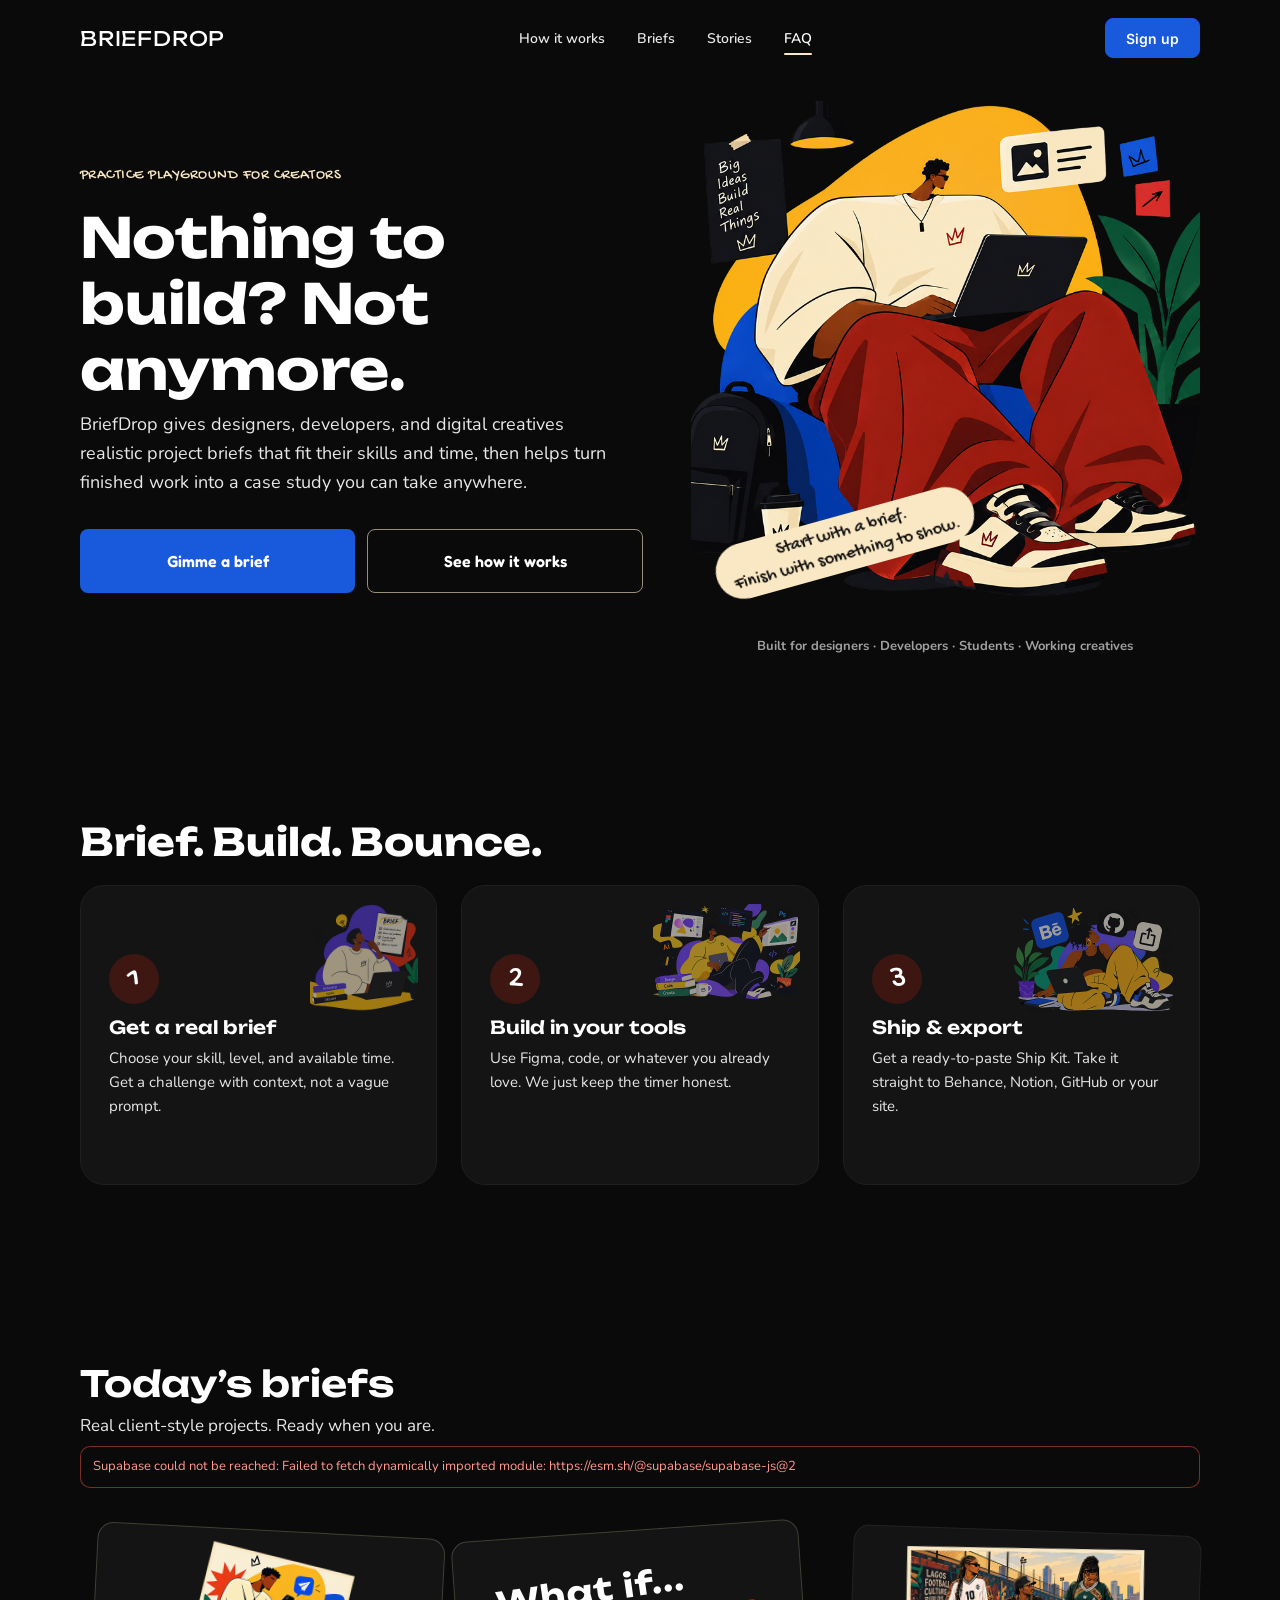
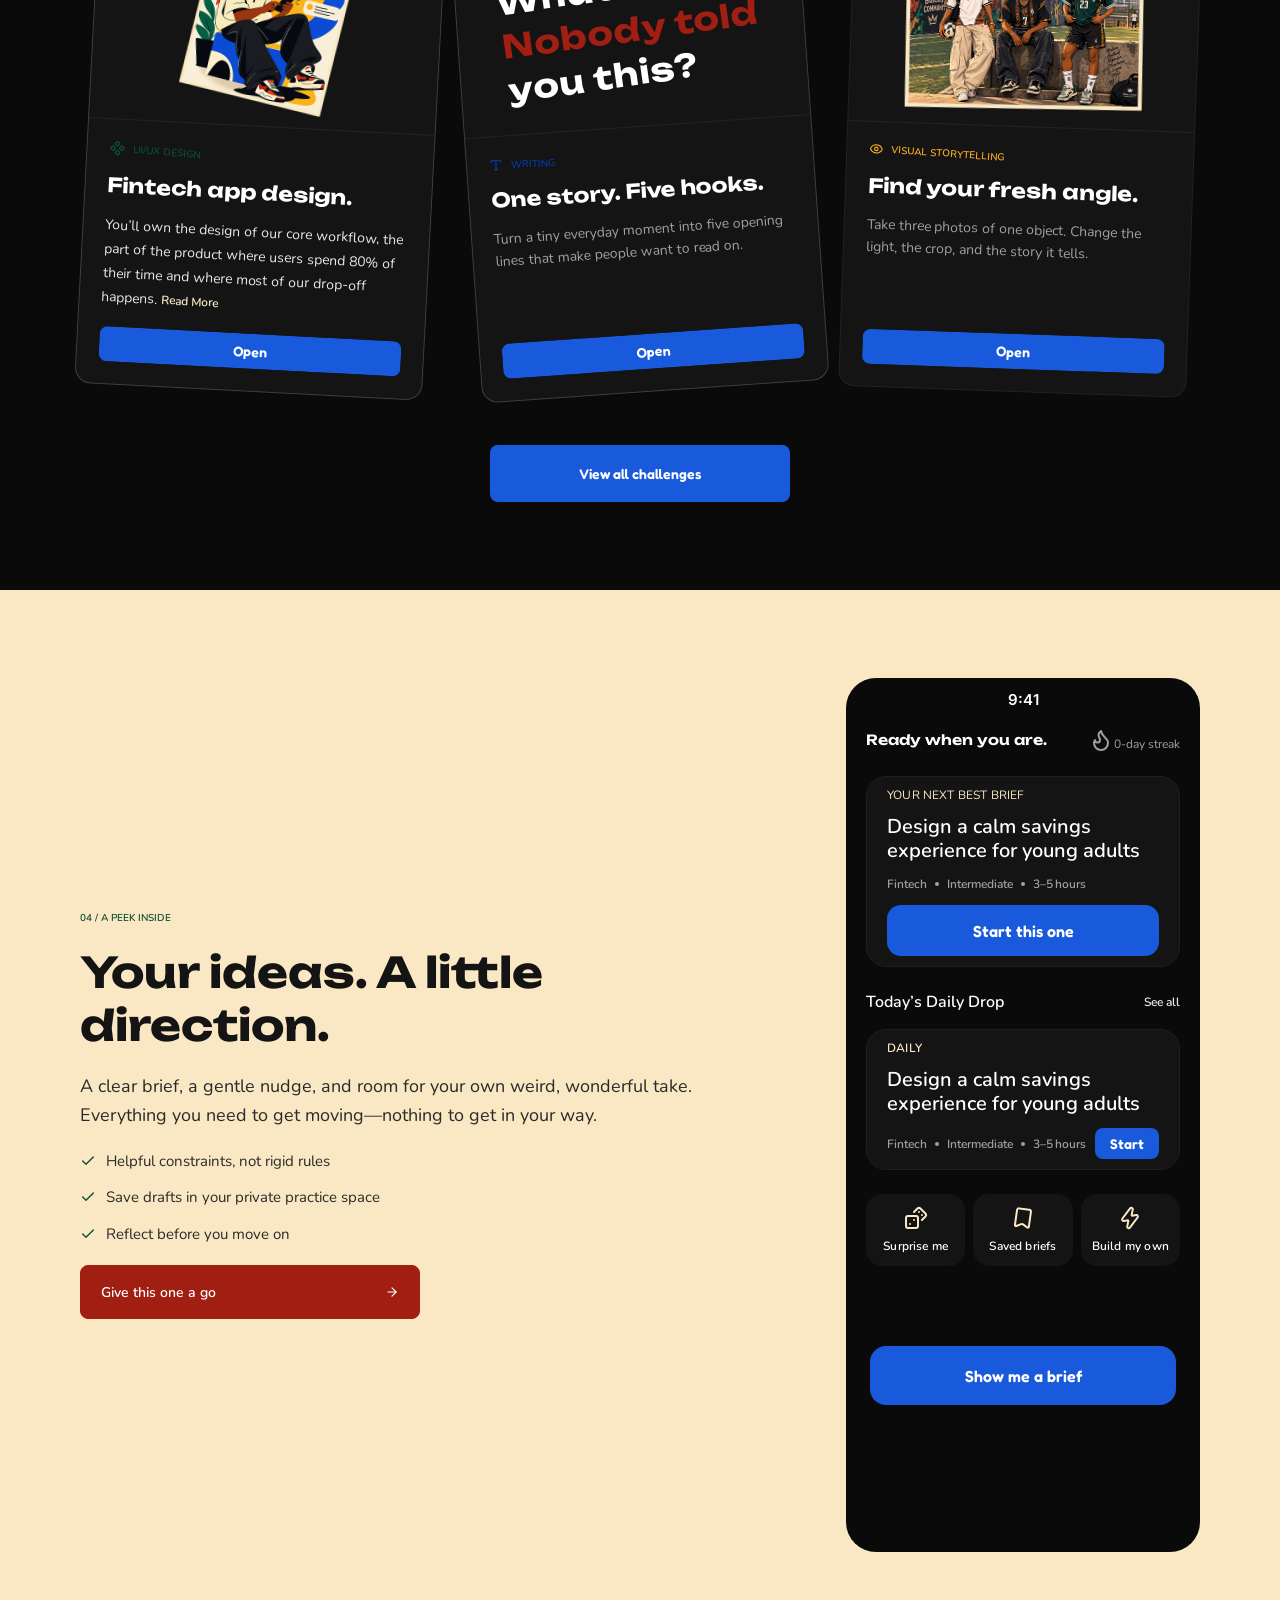
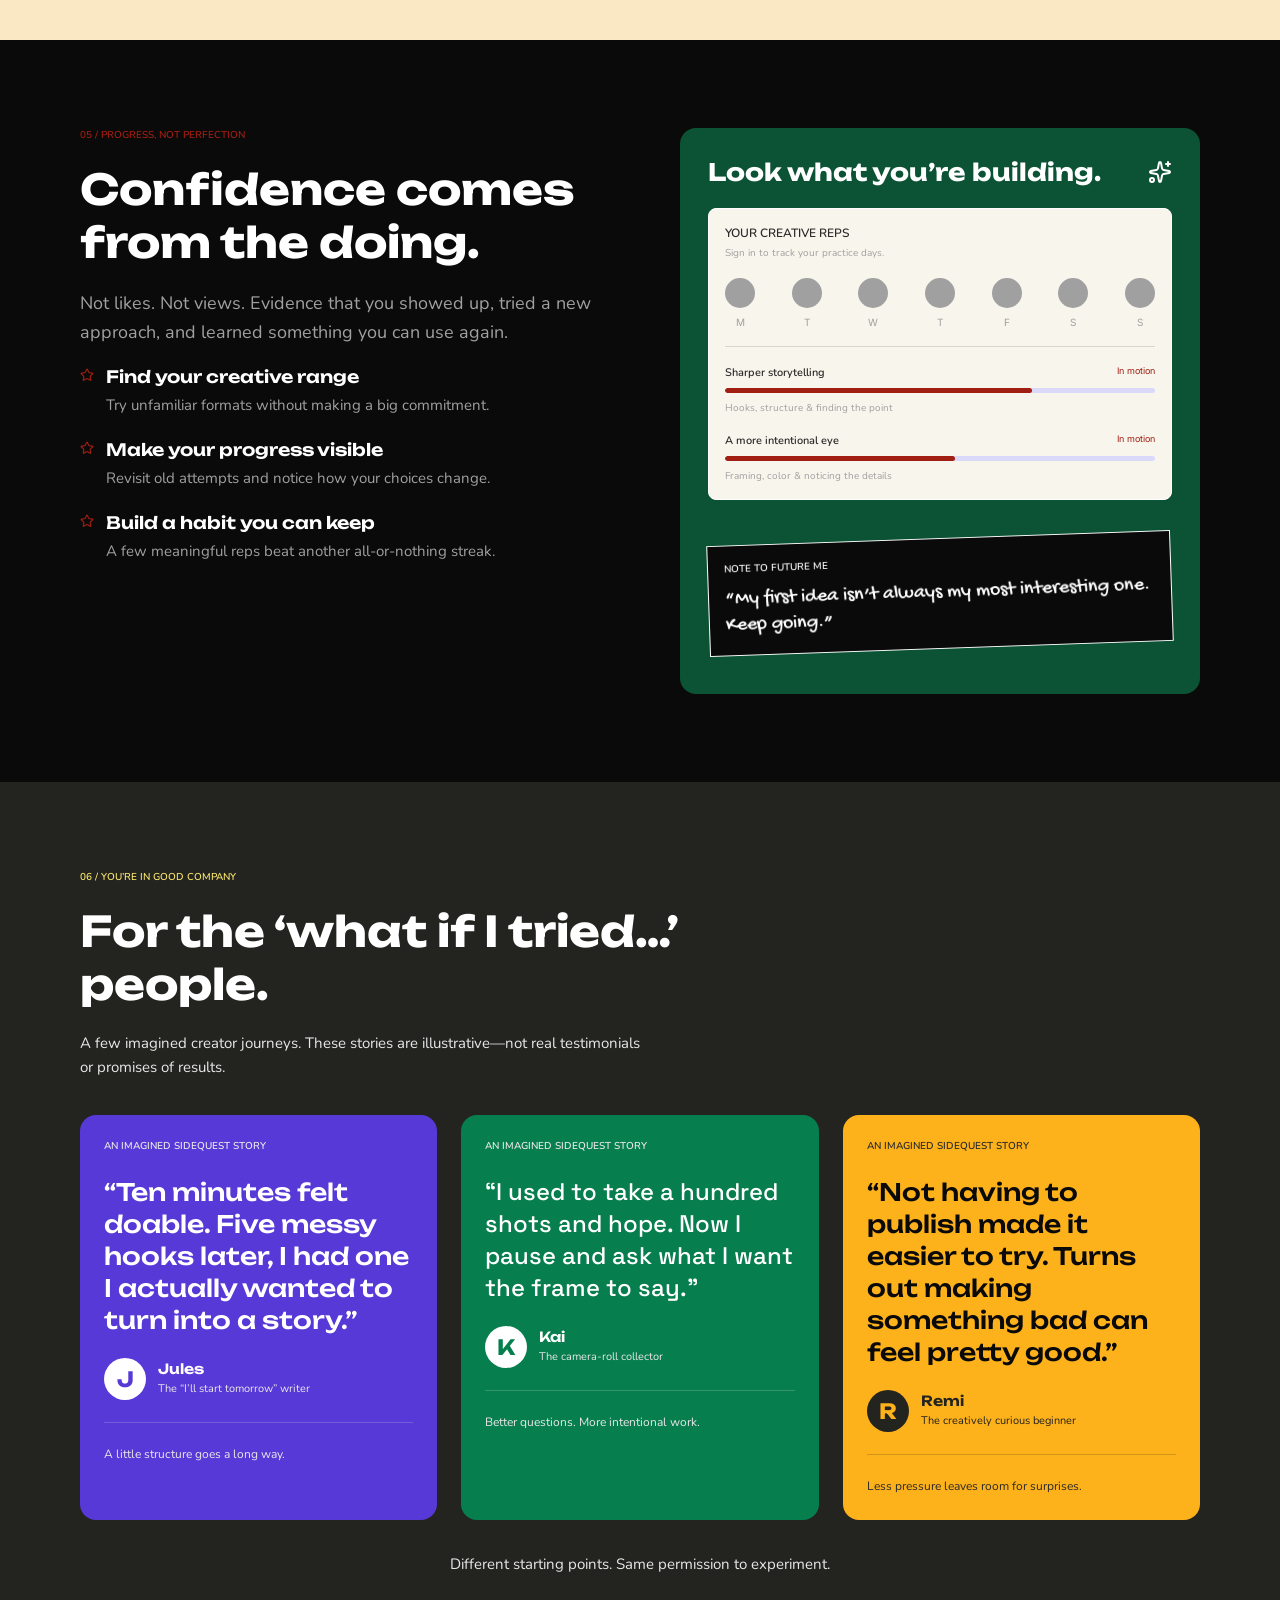
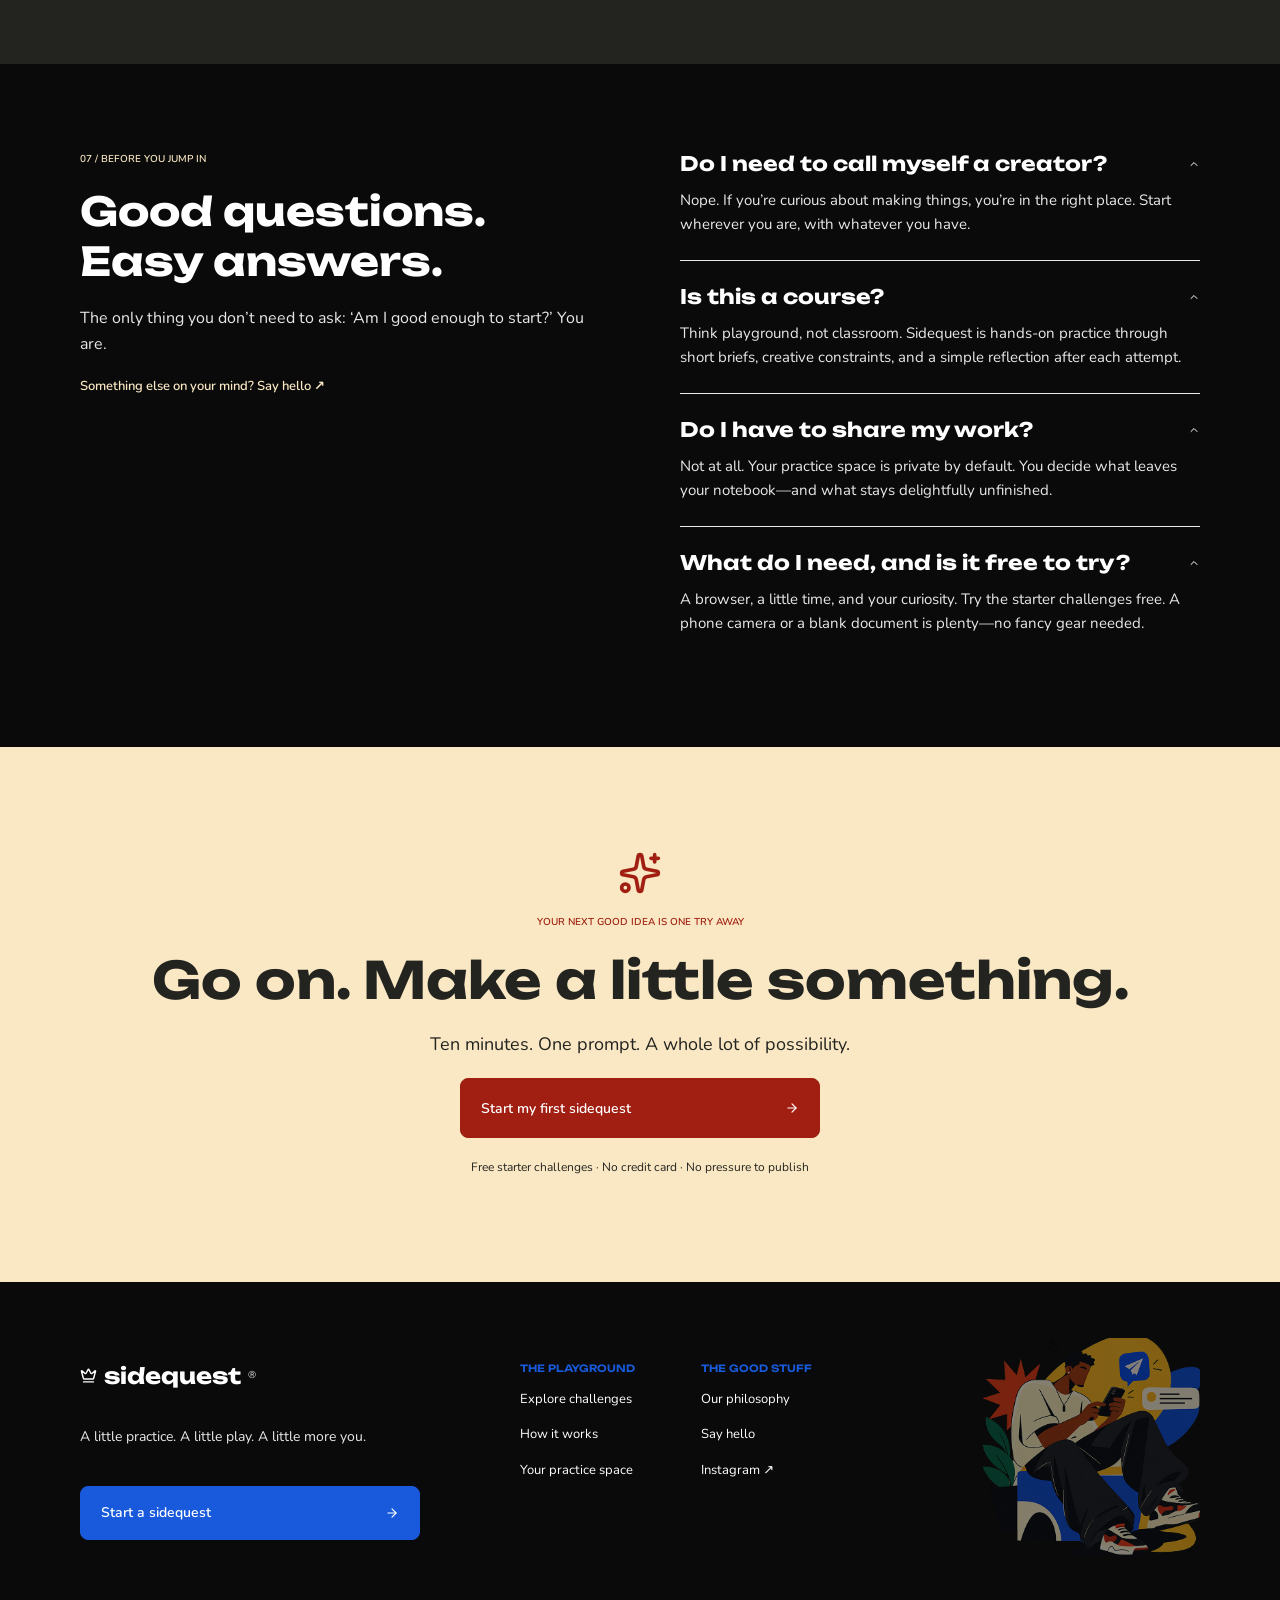
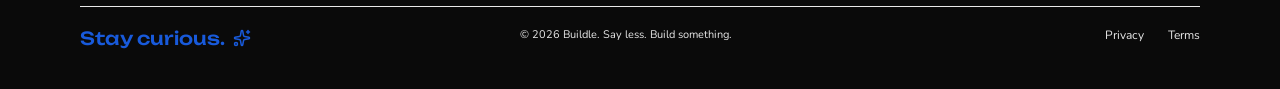
<file: index.html>
<!doctype html>
<html lang="en">
<head>
  <meta charset="utf-8">
  <meta name="viewport" content="width=device-width, initial-scale=1, viewport-fit=cover">
  <meta name="theme-color" content="#0a0a0a">
  <title>BriefDrop – Nothing to build? Not anymore.</title>
  <meta name="description" content="BriefDrop gives designers, developers, and digital creatives realistic project briefs that fit their skills and time.">
  <script>document.documentElement.classList.add('js');</script>
  <link rel="preload" href="assets/fonts/unbounded-latin-wght-normal.woff2" as="font" type="font/woff2" crossorigin>
  <link rel="preload" href="assets/fonts/nunito-latin-wght-normal.woff2" as="font" type="font/woff2" crossorigin>
  <link rel="stylesheet" href="fonts.css">
  <link rel="stylesheet" href="styles.css">
  <link rel="stylesheet" href="enhance.css">
  <script src="main.js" defer></script>
  <script type="module" src="backend.js"></script>
</head>
<body>

  <!-- Nav -->
  <header class="nav" id="nav">
    <div class="nav__inner">
      <a class="nav__brand" href="#top">BRIEFDROP</a>
      <nav class="nav__links" aria-label="Primary">
        <a href="#how">How it works</a>
        <a href="#briefs">Briefs</a>
        <a href="#stories">Stories</a>
        <a href="#faq">FAQ</a>
      </nav>
      <div class="nav__actions">
        <a class="nav__signup" id="account-open" href="signup.html">Sign up</a>
        <button class="nav__menu" id="menu-btn" type="button" aria-label="Open menu" aria-expanded="false" aria-controls="menu"><span class="icon icon--menu"></span></button>
      </div>
    </div>
    <nav class="nav__panel" id="menu" aria-label="Menu">
      <a href="#how" style="--i:0">How it works</a>
      <a href="#briefs" style="--i:1">Today’s briefs</a>
      <a href="#stories" style="--i:2">Stories</a>
      <a href="#faq" style="--i:3">FAQ</a>
      <a class="btn btn--primary" href="#briefs" style="--i:4">Gimme a brief</a>
    </nav>
    <div class="scrollbar" aria-hidden="true"><i></i></div>
  </header>

  <main id="top">

    <!-- Hero -->
    <section class="section hero">
      <div class="section__inner hero__copy">
        <div class="hero__text">
          <p class="hero__kicker">Practice playground for creators</p>
          <div class="hero__title-group">
            <h1 class="hero__title">Nothing to build? Not anymore.</h1>
            <p class="hero__lede">BriefDrop gives designers, developers, and digital creatives realistic project briefs that fit their skills and time, then helps turn finished work into a case study you can take anywhere.</p>
          </div>
        </div>
        <div class="hero__actions">
          <a class="btn btn--primary" href="#briefs">Gimme a brief</a>
          <a class="btn btn--ghost" href="#how">See how it works</a>
        </div>
      </div>
      <div class="hero__visual">
        <div class="hero__art">
          <img src="assets/hero.png" alt="A creative lounging on a beanbag with a laptop, surrounded by a plant, a backpack and a coffee cup" width="402" height="402">
          <p class="hero__sticker"><span>Start with a brief.</span><span>Finish with something to show.</span></p>
        </div>
        <p class="hero__audience">Built for designers · Developers · Students · Working creatives</p>
      </div>
    </section>

    <!-- Brief. Build. Bounce. -->
    <section class="section steps" id="how">
      <div class="section__inner">
        <h2 class="steps__title">Brief. Build. Bounce.</h2>
        <div class="steps__list">
          <div class="step step--1">
            <img class="step__art" src="assets/step-1.png" alt="" width="133" height="133">
            <div class="step__body">
              <div class="step__num">1</div>
              <div class="step__copy">
                <h3 class="step__title">Get a real brief</h3>
                <p class="step__text">Choose your skill, level, and available time. Get a challenge with context, not a vague prompt.</p>
              </div>
            </div>
          </div>
          <div class="rule"></div>
          <div class="step step--2">
            <img class="step__art" src="assets/step-2.png" alt="" width="147" height="98">
            <div class="step__body">
              <div class="step__num">2</div>
              <div class="step__copy">
                <h3 class="step__title">Build in your tools</h3>
                <p class="step__text">Use Figma, code, or whatever you already love. We just keep the timer honest.</p>
              </div>
            </div>
          </div>
          <div class="rule"></div>
          <div class="step step--3">
            <img class="step__art" src="assets/step-3.png" alt="" width="167" height="111">
            <div class="step__body">
              <div class="step__num">3</div>
              <div class="step__copy">
                <h3 class="step__title">Ship &amp; export</h3>
                <p class="step__text">Get a ready-to-paste Ship Kit. Take it straight to Behance, Notion, GitHub or your site.</p>
              </div>
            </div>
          </div>
        </div>
      </div>
    </section>

    <!-- Today's briefs -->
    <section class="section briefs" id="briefs">
      <div class="section__inner">
        <div class="briefs__head">
          <h2 class="briefs__title">Today’s briefs</h2>
          <p class="briefs__sub">Real client-style projects. Ready when you are.</p>
          <p class="backend-status" id="backend-status" role="status" hidden></p>
        </div>
        <div class="briefs__list">
          <div class="briefs__stack">

            <div class="tilt tilt--1">
              <article class="card card--fintech" data-brief-slug="fintech-workflow">
                <div class="card__art">
                  <img src="assets/card-fintech.png" alt="" width="170" height="170">
                </div>
                <div class="card__details">
                  <div class="card__top">
                    <span class="chip chip--design"><span class="icon icon--component"></span>UI/UX DESIGN</span>
                    <h3 class="card__title">Fintech app design.</h3>
                    <p class="card__text card__text--lead">You’ll own the design of our core workflow, the part of the product where users spend 80% of their time and where most of our drop-off happens. <button class="card__more" type="button" data-open-brief>Read More</button></p>
                  </div>
                  <button class="btn btn--primary btn--sm" type="button" data-open-brief>Open</button>
                </div>
              </article>
            </div>

            <div class="tilt tilt--2">
              <article class="card card--writing" data-brief-slug="five-story-hooks">
                <div class="card__art">
                  <div class="card__art-text" aria-label="What if... Nobody told you this?">
                    <span>What if...</span>
                    <span class="accent">Nobody told</span>
                    <span>you this?</span>
                  </div>
                </div>
                <div class="card__details">
                  <div class="card__top">
                    <span class="chip chip--writing"><span class="icon icon--sm icon--chip icon--type"></span>WRITING</span>
                    <h3 class="card__title">One story. Five hooks.</h3>
                    <p class="card__text">Turn a tiny everyday moment into five opening lines that make people want to read on.</p>
                  </div>
                  <button class="btn btn--primary btn--sm" type="button" data-open-brief>Open</button>
                </div>
              </article>
            </div>

            <div class="tilt tilt--3">
              <article class="card card--visual" data-brief-slug="fresh-photo-angle">
                <div class="card__art">
                  <img src="assets/card-visual.png" alt="" width="240" height="165">
                </div>
                <div class="card__details">
                  <div class="card__top">
                    <span class="chip chip--visual"><span class="icon icon--sm icon--chip icon--eye"></span>VISUAL STORYTELLING</span>
                    <h3 class="card__title">Find your fresh angle.</h3>
                    <p class="card__text">Take three photos of one object. Change the light, the crop, and the story it tells.</p>
                  </div>
                  <button class="btn btn--primary btn--sm" type="button" data-open-brief>Open</button>
                </div>
              </article>
            </div>

          </div>
          <a class="btn btn--primary btn--block" href="#briefs">View all challenges</a>
        </div>
      </div>
    </section>

    <!-- 04 / A peek inside -->
    <section class="section peek">
      <div class="section__inner">
        <div class="peek__copy">
        <p class="eyebrow">04 / A peek inside</p>
        <h2 class="peek__title">Your ideas. A little direction.</h2>
        <p class="peek__lede">A clear brief, a gentle nudge, and room for your own weird, wonderful take. Everything you need to get moving—nothing to get in your way.</p>
        <ul class="peek__features">
          <li class="peek__feature"><span class="icon icon--md icon--check"></span>Helpful constraints, not rigid rules</li>
          <li class="peek__feature"><span class="icon icon--md icon--check"></span>Save drafts in your private practice space</li>
          <li class="peek__feature"><span class="icon icon--md icon--check"></span>Reflect before you move on</li>
        </ul>
        <a class="cta cta--red" href="#briefs">Give this one a go <span class="icon icon--arrow"></span></a>
        </div>

        <div class="phone" role="group" aria-label="Preview of the BriefDrop app">
          <div class="phone__status" aria-hidden="true">9:41</div>
          <div class="phone__body">
            <div class="phone__greet">
              <p class="phone__greet-title">Ready when you are.</p>
              <div class="phone__streak"><span class="icon icon--flame" aria-hidden="true"></span><span><i data-count="4" style="font-style:normal">4</i>-day streak</span></div>
            </div>

            <div class="drop">
              <p class="drop__label">YOUR NEXT BEST BRIEF</p>
              <p class="drop__title">Design a calm savings experience for young adults</p>
              <div class="meta"><span>Fintech</span><i class="dot"></i><span>Intermediate</span><i class="dot"></i><span>3–5 hours</span></div>
              <a class="btn btn--primary" href="#briefs">Start this one</a>
            </div>

            <div class="daily">
              <div class="daily__head"><strong>Today’s Daily Drop</strong><span>See all</span></div>
              <div class="drop drop--daily">
                <p class="drop__label">DAILY</p>
                <p class="drop__title">Design a calm savings experience for young adults</p>
                <div class="drop__row">
                  <div class="meta"><span>Fintech</span><i class="dot"></i><span>Intermediate</span><i class="dot"></i><span>3–5 hours</span></div>
                  <a class="btn btn--primary btn--start" href="#briefs">Start </a>
                </div>
              </div>
            </div>

            <div class="tiles">
              <button class="tile" type="button" data-tile="dice"><span class="icon icon--dices"></span>Surprise me</button>
              <button class="tile tile--bookmark" type="button" data-tile="save" aria-pressed="false"><span class="icon icon--bookmark"></span>Saved briefs</button>
              <button class="tile tile--zap" type="button" data-tile="zap"><span class="icon icon--zap"></span>Build my own</button>
            </div>
          </div>
          <a class="btn btn--primary phone__cta" href="#briefs">Show me a brief</a>
        </div>
      </div>
    </section>

    <!-- 05 / Progress, not perfection -->
    <section class="section progress">
      <div class="section__inner">
        <p class="eyebrow">05 / Progress, not perfection</p>
        <h2 class="progress__title">Confidence comes from the doing.</h2>
        <p class="progress__lede">Not likes. Not views. Evidence that you showed up, tried a new approach, and learned something you can use again.</p>

        <div class="benefits">
          <div class="benefit">
            <span class="icon icon--sm icon--star"></span>
            <div class="benefit__copy">
              <h3 class="benefit__title">Find your creative range</h3>
              <p class="benefit__text">Try unfamiliar formats without making a big commitment.</p>
            </div>
          </div>
          <div class="benefit">
            <span class="icon icon--sm icon--star"></span>
            <div class="benefit__copy">
              <h3 class="benefit__title">Make your progress visible</h3>
              <p class="benefit__text">Revisit old attempts and notice how your choices change.</p>
            </div>
          </div>
          <div class="benefit">
            <span class="icon icon--sm icon--star"></span>
            <div class="benefit__copy">
              <h3 class="benefit__title">Build a habit you can keep</h3>
              <p class="benefit__text">A few meaningful reps beat another all-or-nothing streak.</p>
            </div>
          </div>
        </div>

        <div class="journal">
          <div class="journal__head">
            <h3 class="journal__title">Look what you’re building.</h3>
            <span class="icon icon--xl icon--sparkles"></span>
          </div>

          <div class="example">
            <div class="example__summary"><b>YOUR CREATIVE REPS</b><span>Sign in to track your practice days.</span></div>
            <div class="days">
              <div class="day"><button class="day__mark day__mark--off" type="button" aria-pressed="false" aria-label="Monday"><span class="icon icon--check"></span></button><span class="day__label" aria-hidden="true">M</span></div>
              <div class="day"><button class="day__mark day__mark--off" type="button" aria-pressed="false" aria-label="Tuesday"><span class="icon icon--check"></span></button><span class="day__label" aria-hidden="true">T</span></div>
              <div class="day"><button class="day__mark day__mark--off" type="button" aria-pressed="false" aria-label="Wednesday"><span class="icon icon--check"></span></button><span class="day__label" aria-hidden="true">W</span></div>
              <div class="day"><button class="day__mark day__mark--off" type="button" aria-pressed="false" aria-label="Thursday"><span class="icon icon--check"></span></button><span class="day__label" aria-hidden="true">T</span></div>
              <div class="day"><button class="day__mark day__mark--off" type="button" aria-pressed="false" aria-label="Friday"><span class="icon icon--check"></span></button><span class="day__label" aria-hidden="true">F</span></div>
              <div class="day"><button class="day__mark day__mark--off" type="button" aria-pressed="false" aria-label="Saturday"><span class="icon icon--check"></span></button><span class="day__label" aria-hidden="true">S</span></div>
              <div class="day"><button class="day__mark day__mark--off" type="button" aria-pressed="false" aria-label="Sunday"><span class="icon icon--check"></span></button><span class="day__label" aria-hidden="true">S</span></div>
            </div>
            <div class="example__rule"></div>
            <div class="skill">
              <div class="skill__row"><b>Sharper storytelling</b><span>In motion</span></div>
              <div class="meter"><i style="--w:71.4%"></i></div>
              <p class="skill__note">Hooks, structure &amp; finding the point</p>
            </div>
            <div class="skill">
              <div class="skill__row"><b>A more intentional eye</b><span>In motion</span></div>
              <div class="meter"><i style="--w:53.6%"></i></div>
              <p class="skill__note">Framing, color &amp; noticing the details</p>
            </div>
          </div>

          <div class="note-wrap">
            <div class="note">
              <p class="note__label">NOTE TO FUTURE ME</p>
              <p class="note__quote">“My first idea isn’t always my most interesting one. Keep going.”</p>
            </div>
          </div>
        </div>
      </div>
    </section>

    <!-- 06 / You're in good company -->
    <section class="section stories" id="stories">
      <div class="section__inner">
        <p class="eyebrow">06 / You’re in good company</p>
        <h2 class="stories__title">For the ‘what if I tried…’ people.</h2>
        <p class="stories__lede">A few imagined creator journeys. These stories are illustrative—not real testimonials or promises of results.</p>

        <div class="stories__list">
          <article class="story story--violet" style="--i:0">
            <p class="eyebrow">An imagined sidequest story</p>
            <p class="story__quote">“Ten minutes felt doable. Five messy hooks later, I had one I actually wanted to turn into a story.”</p>
            <div class="story__who">
              <span class="story__avatar">J</span>
              <div class="story__id"><span class="story__name">Jules</span><span class="story__role">The “I’ll start tomorrow” writer</span></div>
            </div>
            <div class="story__rule"></div>
            <p class="story__close">A little structure goes a long way.</p>
          </article>

          <article class="story story--green" style="--i:1">
            <p class="eyebrow">An imagined sidequest story</p>
            <p class="story__quote">“I used to take a hundred shots and hope. Now I pause and ask what I want the frame to say.”</p>
            <div class="story__who">
              <span class="story__avatar">K</span>
              <div class="story__id"><span class="story__name">Kai</span><span class="story__role">The camera-roll collector</span></div>
            </div>
            <div class="story__rule"></div>
            <p class="story__close">Better questions. More intentional work.</p>
          </article>

          <article class="story story--amber" style="--i:2">
            <p class="eyebrow">An imagined sidequest story</p>
            <p class="story__quote">“Not having to publish made it easier to try. Turns out making something bad can feel pretty good.”</p>
            <div class="story__who">
              <span class="story__avatar">R</span>
              <div class="story__id"><span class="story__name">Remi</span><span class="story__role">The creatively curious beginner</span></div>
            </div>
            <div class="story__rule"></div>
            <p class="story__close">Less pressure leaves room for surprises.</p>
          </article>
        </div>

        <p class="stories__foot">Different starting points. Same permission to experiment.</p>
      </div>
    </section>

    <!-- 07 / FAQ -->
    <section class="section faq" id="faq">
      <div class="section__inner">
        <p class="eyebrow">07 / Before you jump in</p>
        <h2 class="faq__title">Good questions. Easy answers.</h2>
        <p class="faq__lede">The only thing you don’t need to ask: ‘Am I good enough to start?’ You are.</p>
        <p class="faq__hello">Something else on your mind? Say hello ↗</p>

        <div class="faq__list">
          <div class="faq__item">
            <button class="faq__q" type="button" aria-expanded="true" aria-controls="faq-1"><span>Do I need to call myself a creator?</span><i class="icon icon--chevron-down"></i></button>
            <div class="faq__panel" id="faq-1"><div class="faq__clip"><p class="faq__a">Nope. If you’re curious about making things, you’re in the right place. Start wherever you are, with whatever you have.</p></div></div>
          </div>
          <div class="faq__item">
            <button class="faq__q" type="button" aria-expanded="true" aria-controls="faq-2"><span>Is this a course?</span><i class="icon icon--chevron-down"></i></button>
            <div class="faq__panel" id="faq-2"><div class="faq__clip"><p class="faq__a">Think playground, not classroom. Sidequest is hands-on practice through short briefs, creative constraints, and a simple reflection after each attempt.</p></div></div>
          </div>
          <div class="faq__item">
            <button class="faq__q" type="button" aria-expanded="true" aria-controls="faq-3"><span>Do I have to share my work?</span><i class="icon icon--chevron-down"></i></button>
            <div class="faq__panel" id="faq-3"><div class="faq__clip"><p class="faq__a">Not at all. Your practice space is private by default. You decide what leaves your notebook—and what stays delightfully unfinished.</p></div></div>
          </div>
          <div class="faq__item">
            <button class="faq__q" type="button" aria-expanded="true" aria-controls="faq-4"><span>What do I need, and is it free to try?</span><i class="icon icon--chevron-down"></i></button>
            <div class="faq__panel" id="faq-4"><div class="faq__clip"><p class="faq__a">A browser, a little time, and your curiosity. Try the starter challenges free. A phone camera or a blank document is plenty—no fancy gear needed.</p></div></div>
          </div>
        </div>
      </div>
    </section>

    <!-- Closing CTA -->
    <section class="section closing">
      <div class="section__inner closing__inner">
        <span class="icon icon--hero icon--sparkles closing__icon" style="color:var(--red)"></span>
        <p class="eyebrow">YOUR NEXT GOOD IDEA IS ONE TRY AWAY</p>
        <h2 class="closing__title">Go on. Make a little something.</h2>
        <p class="closing__lede">Ten minutes. One prompt. A whole lot of possibility.</p>
        <a class="cta cta--red" href="#briefs">Start my first sidequest <span class="icon icon--arrow"></span></a>
        <p class="closing__fine">Free starter challenges · No credit card · No pressure to publish</p>
      </div>
    </section>
  </main>

  <!-- Footer -->
  <footer class="section footer">
    <div class="footer__inner">
      <img class="footer__art" src="assets/footer-art.png" alt="" width="167" height="167">
      <div class="footer__brand"><span class="icon icon--md icon--crown" style="width:17px;height:17px"></span><b>sidequest</b><span>®</span></div>
      <p class="footer__tag">A little practice. A little play. A little more you.</p>
      <a class="cta cta--blue footer__cta" href="#briefs">Start a sidequest <span class="icon icon--arrow"></span></a>
      <nav class="footer__nav" aria-label="Footer">
        <div class="footer__group">
          <b>THE PLAYGROUND</b>
          <a href="#briefs">Explore challenges</a>
          <a href="#how">How it works</a>
          <a href="#" data-open-practice>Your practice space</a>
        </div>
        <div class="footer__group">
          <b>THE GOOD STUFF</b>
          <a href="#">Our philosophy</a>
          <a href="#faq">Say hello</a>
          <a href="#">Instagram ↗</a>
        </div>
      </nav>
      <div class="footer__rule"></div>
      <button class="footer__close" type="button" data-burst>Stay curious. <span class="icon icon--lg icon--sparkles"></span></button>
      <p class="footer__copy">© 2026 Buildle. Say less. Build something.</p>
      <div class="footer__legal"><a href="#">Privacy</a><a href="#">Terms</a></div>
    </div>
  </footer>

  <!-- Brief details dialog -->
  <dialog class="dialog" id="brief-dialog" aria-labelledby="dialog-title">
    <button class="dialog__close" type="button" aria-label="Close">
      <svg width="18" height="18" viewBox="0 0 24 24" fill="none" stroke="currentColor" stroke-width="2.2" stroke-linecap="round" stroke-linejoin="round" aria-hidden="true"><path d="M18 6 6 18"/><path d="m6 6 12 12"/></svg>
    </button>
    <div class="dialog__art" aria-hidden="true"></div>
    <div class="dialog__body">
      <div class="dialog__chip"></div>
      <h2 class="dialog__title" id="dialog-title"></h2>
      <p class="dialog__text"></p>
      <div class="practice-actions">
        <button class="btn btn--primary" type="button" id="save-brief">Save this brief</button>
        <button class="btn btn--ghost" type="button" id="complete-brief" hidden>Mark complete</button>
      </div>
      <p class="backend-feedback" id="brief-feedback" role="status" hidden></p>
      <div class="timer">
        <div>
          <span class="timer__label">We just keep the timer honest.</span>
          <span class="timer__time" role="timer" aria-live="off">00:00</span>
        </div>
        <div class="timer__btns">
          <button class="btn btn--primary" type="button" id="timer-toggle">Start timer</button>
          <button class="btn btn--ghost" type="button" id="timer-reset">Reset</button>
        </div>
      </div>
    </div>
  </dialog>

  <dialog class="dialog account-dialog" id="account-dialog" aria-labelledby="account-title">
    <button class="dialog__close" type="button" aria-label="Close">
      <svg width="18" height="18" viewBox="0 0 24 24" fill="none" stroke="currentColor" stroke-width="2.2" stroke-linecap="round" stroke-linejoin="round" aria-hidden="true"><path d="M18 6 6 18"/><path d="m6 6 12 12"/></svg>
    </button>
    <div class="dialog__body">
      <h2 class="dialog__title" id="account-title">Your practice space</h2>
      <p class="dialog__text" id="account-copy">Sign in to save briefs and keep your reflections private.</p>
      <form class="account-form" id="account-form">
        <label for="account-email">Email</label>
        <input id="account-email" name="email" type="email" autocomplete="email" required>
        <label for="account-password">Password</label>
        <input id="account-password" name="password" type="password" autocomplete="current-password" minlength="8" required>
        <button class="btn btn--primary" id="account-submit" type="submit">Sign in</button>
      </form>
      <button class="account-switch" id="account-reset" type="button">Forgot password?</button>
      <button class="account-switch" id="account-switch" type="button">New here? Create an account</button>
      <button class="account-switch" id="account-signout" type="button" hidden>Sign out</button>
      <p class="backend-feedback" id="account-feedback" role="status" aria-live="polite" hidden></p>
    </div>
  </dialog>

  <dialog class="dialog practice-dialog" id="practice-dialog" aria-labelledby="practice-title">
    <button class="dialog__close" type="button" aria-label="Close">
      <svg width="18" height="18" viewBox="0 0 24 24" fill="none" stroke="currentColor" stroke-width="2.2" stroke-linecap="round" stroke-linejoin="round" aria-hidden="true"><path d="M18 6 6 18"/><path d="m6 6 12 12"/></svg>
    </button>
    <div class="dialog__body">
      <h2 class="dialog__title" id="practice-title">Your practice space</h2>
      <p class="dialog__text" id="practice-copy">Your saved briefs and reflections are private to your account.</p>
      <div class="practice-list" id="practice-list"></div>
      <p class="backend-feedback" id="practice-feedback" role="status" aria-live="polite" hidden></p>
    </div>
  </dialog>

</body>
</html>
</file>
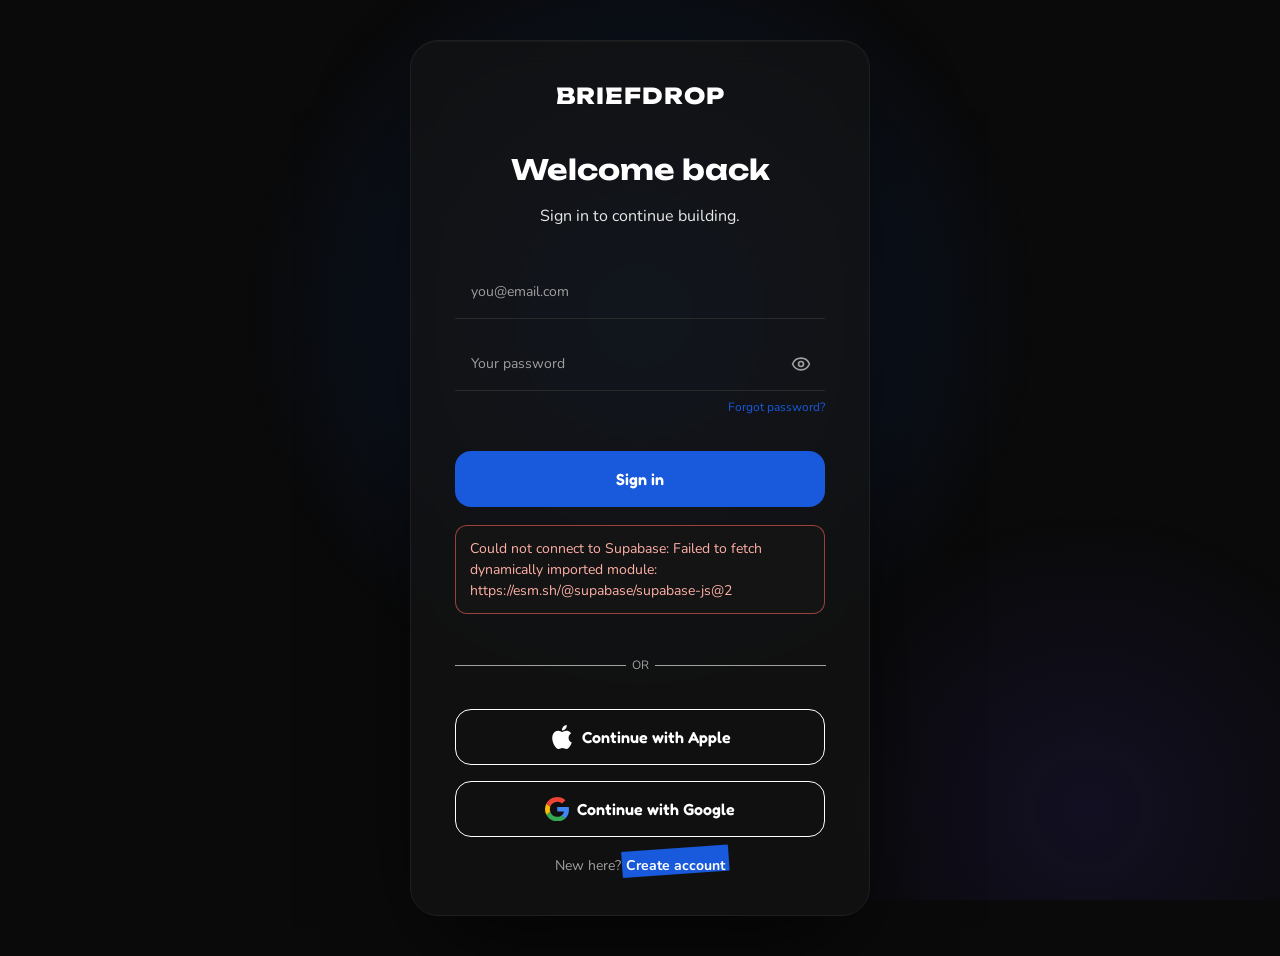
<file: signin.html>
<!doctype html>
<html lang="en">
<head>
  <meta charset="utf-8">
  <meta name="viewport" content="width=device-width, initial-scale=1, viewport-fit=cover">
  <meta name="theme-color" content="#0a0a0a">
  <title>BriefDrop – Sign in</title>
  <meta name="description" content="Welcome back. Sign in to continue building.">
  <script>document.documentElement.classList.add('js');</script>
  <link rel="preload" href="assets/fonts/unbounded-latin-wght-normal.woff2" as="font" type="font/woff2" crossorigin>
  <link rel="stylesheet" href="fonts.css">
  <link rel="stylesheet" href="signin.css">
  <script type="module" src="signin.js"></script>
</head>
<body>

  <div class="glow" aria-hidden="true"></div>

  <main class="signin">
    <div class="panel">
      <header class="top" data-in>
        <a class="logo" href="index.html" aria-label="BriefDrop home">BRIEFDROP</a>
      </header>

      <div class="head">
        <h1 class="title">Welcome back</h1>
        <p class="sub" data-in>Sign in to continue building.</p>
      </div>

      <form class="form" id="form" novalidate>
        <div class="field" data-in>
          <label class="field__label" for="email">Email</label>
          <input id="email" name="email" type="email" inputmode="email" autocomplete="email" autocapitalize="none" spellcheck="false"
                 placeholder="you@email.com" aria-describedby="email-err" required>
          <span class="field__bar" aria-hidden="true"></span>
          <p class="field__err" id="email-err" role="alert"></p>
        </div>

        <div class="field" data-in>
          <label class="field__label" for="password">Password</label>
          <input id="password" name="password" type="password" autocomplete="current-password"
                 placeholder="Your password" aria-describedby="password-err" required>
          <button class="field__toggle" type="button" aria-label="Show password" aria-pressed="false"><svg class="eye" viewBox="0 0 24 24" width="20" height="20" fill="none" stroke="currentColor" stroke-width="2" stroke-linecap="round" stroke-linejoin="round" aria-hidden="true" focusable="false"><path d="M2.062 12.348a1 1 0 0 1 0-.696 10.75 10.75 0 0 1 19.876 0 1 1 0 0 1 0 .696 10.75 10.75 0 0 1-19.876 0" /> <circle cx="12" cy="12" r="3" /></svg><svg class="eye-off" viewBox="0 0 24 24" width="20" height="20" fill="none" stroke="currentColor" stroke-width="2" stroke-linecap="round" stroke-linejoin="round" aria-hidden="true" focusable="false"><path d="M10.733 5.076a10.744 10.744 0 0 1 11.205 6.575 1 1 0 0 1 0 .696 10.747 10.747 0 0 1-1.444 2.49" /> <path d="M14.084 14.158a3 3 0 0 1-4.242-4.242" /> <path d="M17.479 17.499a10.75 10.75 0 0 1-15.417-5.151 1 1 0 0 1 0-.696 10.75 10.75 0 0 1 4.446-5.143" /> <path d="m2 2 20 20" /></svg></button>
          <span class="field__bar" aria-hidden="true"></span>
          <p class="field__err" id="password-err" role="alert"></p>
        </div>

        <a class="forgot" href="#" id="forgot" data-in>Forgot password?</a>

        <button class="cta" type="submit" data-in><span class="cta__label">Sign in</span></button>
      </form>

      <form class="form" id="recovery-form" hidden>
        <div class="field">
          <label class="field__label" for="new-password">New password</label>
          <input id="new-password" name="password" type="password" autocomplete="new-password"
                 placeholder="At least 8 characters" minlength="8" required>
          <span class="field__bar" aria-hidden="true"></span>
        </div>
        <button class="cta" type="submit"><span class="cta__label">Update password</span></button>
      </form>
      <p class="auth-feedback" id="auth-feedback" role="status" aria-live="polite" hidden></p>

      <div class="or" data-in aria-hidden="true"><span></span><p>OR</p><span></span></div>

      <div class="social" data-in>
        <button class="social__btn" type="button" data-provider="Apple"><svg class="brand" viewBox="0 0 24 24" width="24" height="24" fill="currentColor" aria-hidden="true" focusable="false"><path d="M12.152 6.896c-.948 0-2.415-1.078-3.96-1.04-2.04.027-3.91 1.183-4.961 3.014-2.117 3.675-.546 9.103 1.519 12.09 1.013 1.454 2.208 3.09 3.792 3.039 1.52-.065 2.09-.987 3.935-.987 1.831 0 2.35.987 3.96.948 1.637-.026 2.676-1.48 3.676-2.948 1.156-1.688 1.636-3.325 1.662-3.415-.039-.013-3.182-1.221-3.22-4.857-.026-3.04 2.48-4.494 2.597-4.559-1.429-2.09-3.623-2.324-4.39-2.376-2-.156-3.675 1.09-4.61 1.09zM15.53 3.83c.843-1.012 1.4-2.427 1.245-3.83-1.207.052-2.662.805-3.532 1.818-.78.896-1.454 2.338-1.273 3.714 1.338.104 2.715-.688 3.559-1.701"/></svg><span>Continue with Apple</span></button>
        <button class="social__btn" type="button" data-provider="Google"><svg class="brand" viewBox="0 0 256 256" width="24" height="24" aria-hidden="true" focusable="false"><path fill="#4285f4" d="M255.878 133.451c0-10.734-.871-18.567-2.756-26.69H130.55v48.448h71.947c-1.45 12.04-9.283 30.172-26.69 42.356l-.244 1.622l38.755 30.023l2.685.268c24.659-22.774 38.875-56.282 38.875-96.027"/><path fill="#34a853" d="M130.55 261.1c35.248 0 64.839-11.605 86.453-31.622l-41.196-31.913c-11.024 7.688-25.82 13.055-45.257 13.055c-34.523 0-63.824-22.773-74.269-54.25l-1.531.13l-40.298 31.187l-.527 1.465C35.393 231.798 79.49 261.1 130.55 261.1"/><path fill="#fbbc05" d="M56.281 156.37c-2.756-8.123-4.351-16.827-4.351-25.82c0-8.994 1.595-17.697 4.206-25.82l-.073-1.73L15.26 71.312l-1.335.635C5.077 89.644 0 109.517 0 130.55s5.077 40.905 13.925 58.602z"/><path fill="#eb4335" d="M130.55 50.479c24.514 0 41.05 10.589 50.479 19.438l36.844-35.974C195.245 12.91 165.798 0 130.55 0C79.49 0 35.393 29.301 13.925 71.947l42.211 32.783c10.59-31.477 39.891-54.251 74.414-54.251"/></svg><span>Continue with Google</span></button>
      </div>

      <p class="create" data-in>New here? <a href="signup.html">Create account</a></p>
    </div>
  </main>

</body>
</html>
</file>
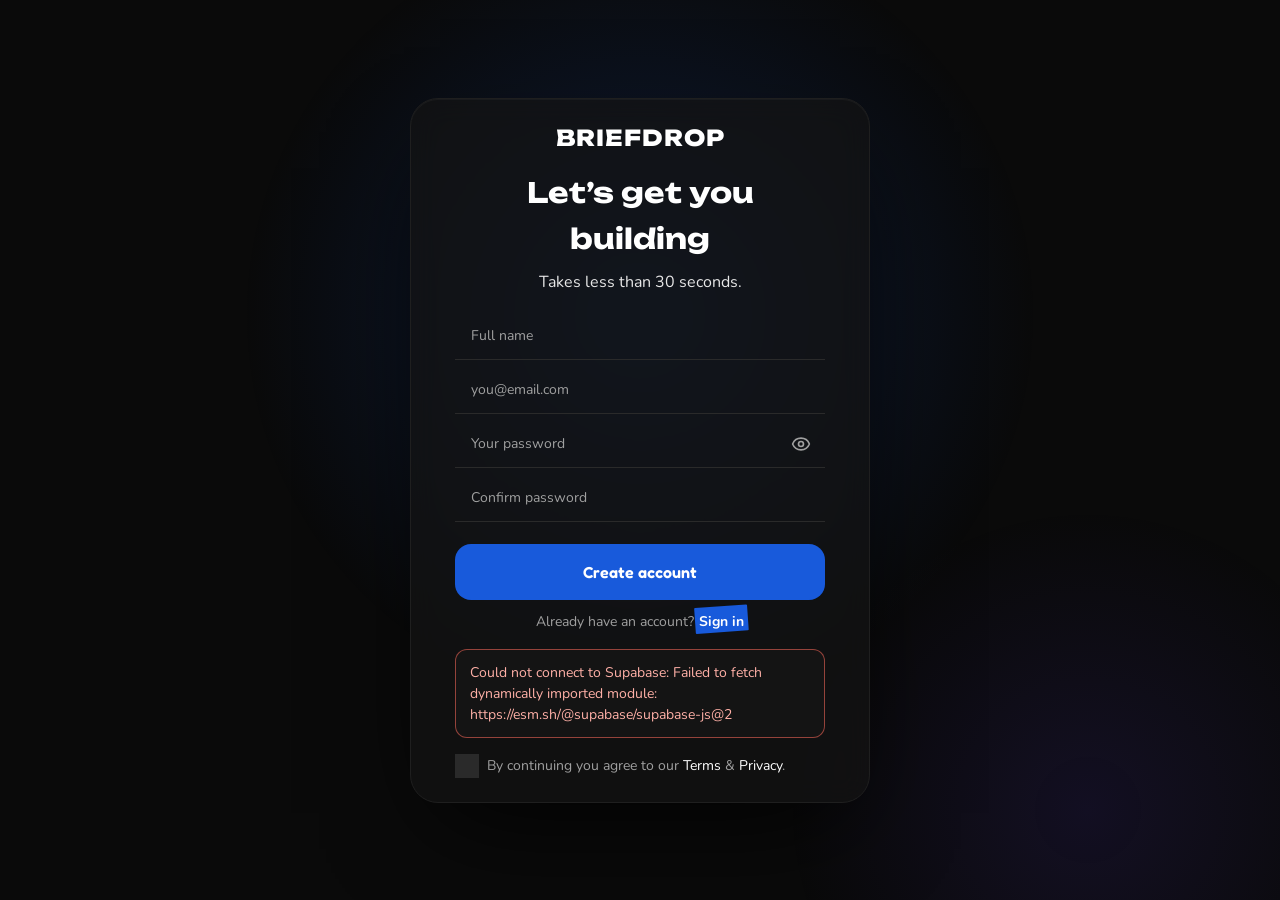
<file: signup.html>
<!doctype html>
<html lang="en">
<head>
  <meta charset="utf-8">
  <meta name="viewport" content="width=device-width, initial-scale=1, viewport-fit=cover">
  <meta name="theme-color" content="#0a0a0a">
  <title>BriefDrop – Create account</title>
  <meta name="description" content="Let’s get you building. Takes less than 30 seconds.">
  <script>document.documentElement.classList.add('js');</script>
  <link rel="preload" href="assets/fonts/unbounded-latin-wght-normal.woff2" as="font" type="font/woff2" crossorigin>
  <link rel="stylesheet" href="fonts.css">
  <link rel="stylesheet" href="signin.css">
  <link rel="stylesheet" href="signup.css">
  <script type="module" src="signup.js"></script>
</head>
<body>

  <div class="glow" aria-hidden="true"></div>

  <main class="signin signup">
    <div class="panel">
      <header class="top" data-in>
        <a class="logo" href="index.html" aria-label="BriefDrop home">BRIEFDROP</a>
      </header>

      <div class="head">
        <h1 class="title">Let’s get you building</h1>
        <p class="sub" data-in>Takes less than 30 seconds.</p>
      </div>

      <form class="form" id="form" novalidate>
        <div class="fields">
          <div class="field" data-in>
            <label class="field__label" for="name">Full name</label>
            <input id="name" name="name" type="text" autocomplete="name" placeholder="Full name" aria-describedby="name-err" required>
            <span class="field__bar" aria-hidden="true"></span>
            <p class="field__err" id="name-err" role="alert"></p>
          </div>

          <div class="field" data-in>
            <label class="field__label" for="email">Email</label>
            <input id="email" name="email" type="email" inputmode="email" autocomplete="email" autocapitalize="none" spellcheck="false" placeholder="you@email.com" aria-describedby="email-err" required>
            <span class="field__bar" aria-hidden="true"></span>
            <p class="field__err" id="email-err" role="alert"></p>
          </div>

          <div class="field field--pw" data-in>
            <label class="field__label" for="password">Password</label>
            <span class="field__meter" id="meter" aria-live="polite"></span>
            <input id="password" name="password" type="password" autocomplete="new-password" placeholder="Your password" aria-describedby="password-err" minlength="8" required>
            <button class="field__toggle" type="button" aria-label="Show password" aria-pressed="false"><svg class="eye" viewBox="0 0 24 24" width="20" height="20" fill="none" stroke="currentColor" stroke-width="2" stroke-linecap="round" stroke-linejoin="round" aria-hidden="true" focusable="false"><path d="M2.062 12.348a1 1 0 0 1 0-.696 10.75 10.75 0 0 1 19.876 0 1 1 0 0 1 0 .696 10.75 10.75 0 0 1-19.876 0" /> <circle cx="12" cy="12" r="3" /></svg><svg class="eye-off" viewBox="0 0 24 24" width="20" height="20" fill="none" stroke="currentColor" stroke-width="2" stroke-linecap="round" stroke-linejoin="round" aria-hidden="true" focusable="false"><path d="M10.733 5.076a10.744 10.744 0 0 1 11.205 6.575 1 1 0 0 1 0 .696 10.747 10.747 0 0 1-1.444 2.49" /> <path d="M14.084 14.158a3 3 0 0 1-4.242-4.242" /> <path d="M17.479 17.499a10.75 10.75 0 0 1-15.417-5.151 1 1 0 0 1 0-.696 10.75 10.75 0 0 1 4.446-5.143" /> <path d="m2 2 20 20" /></svg></button>
            <span class="field__bar" aria-hidden="true"></span>
            <p class="field__err" id="password-err" role="alert"></p>
          </div>

          <div class="field field--confirm" data-in>
            <label class="field__label" for="confirm">Confirm password</label>
            <input id="confirm" name="confirm" type="password" autocomplete="new-password" placeholder="Confirm password" aria-describedby="confirm-err" required>
            <svg class="field__ok" viewBox="0 0 24 24" width="20" height="20" fill="none" stroke="currentColor" stroke-width="2.5" stroke-linecap="round" stroke-linejoin="round" aria-hidden="true" focusable="false"><path d="M20 6 9 17l-5-5"/></svg>
            <span class="field__bar" aria-hidden="true"></span>
            <p class="field__err" id="confirm-err" role="alert"></p>
          </div>
        </div>

        <button class="cta" type="submit" data-in><span class="cta__label">Create account</span></button>
        <p class="create" data-in>Already have an account? <a href="signin.html" id="signin">Sign in</a></p>
        <p class="auth-feedback" id="auth-feedback" role="status" aria-live="polite" hidden></p>

        <label class="terms" id="terms" data-in>
          <input type="checkbox" id="agree" name="agree" aria-describedby="terms-err">
          <span class="terms__box" aria-hidden="true"><svg viewBox="0 0 24 24" width="24" height="24" fill="none" stroke="currentColor" stroke-width="2" stroke-linecap="round" stroke-linejoin="round" focusable="false"><path d="M20 6 9 17l-5-5"/></svg></span>
          <span class="terms__text">By continuing you agree to our <a href="#" data-doc="Terms">Terms</a> &amp; <a href="#" data-doc="Privacy">Privacy</a>.</span>
        </label>
        <p class="terms__err" id="terms-err" role="alert"></p>
      </form>
    </div>
  </main>

  <div class="toast" id="toast" role="status" aria-live="polite"></div>

</body>
</html>
</file>
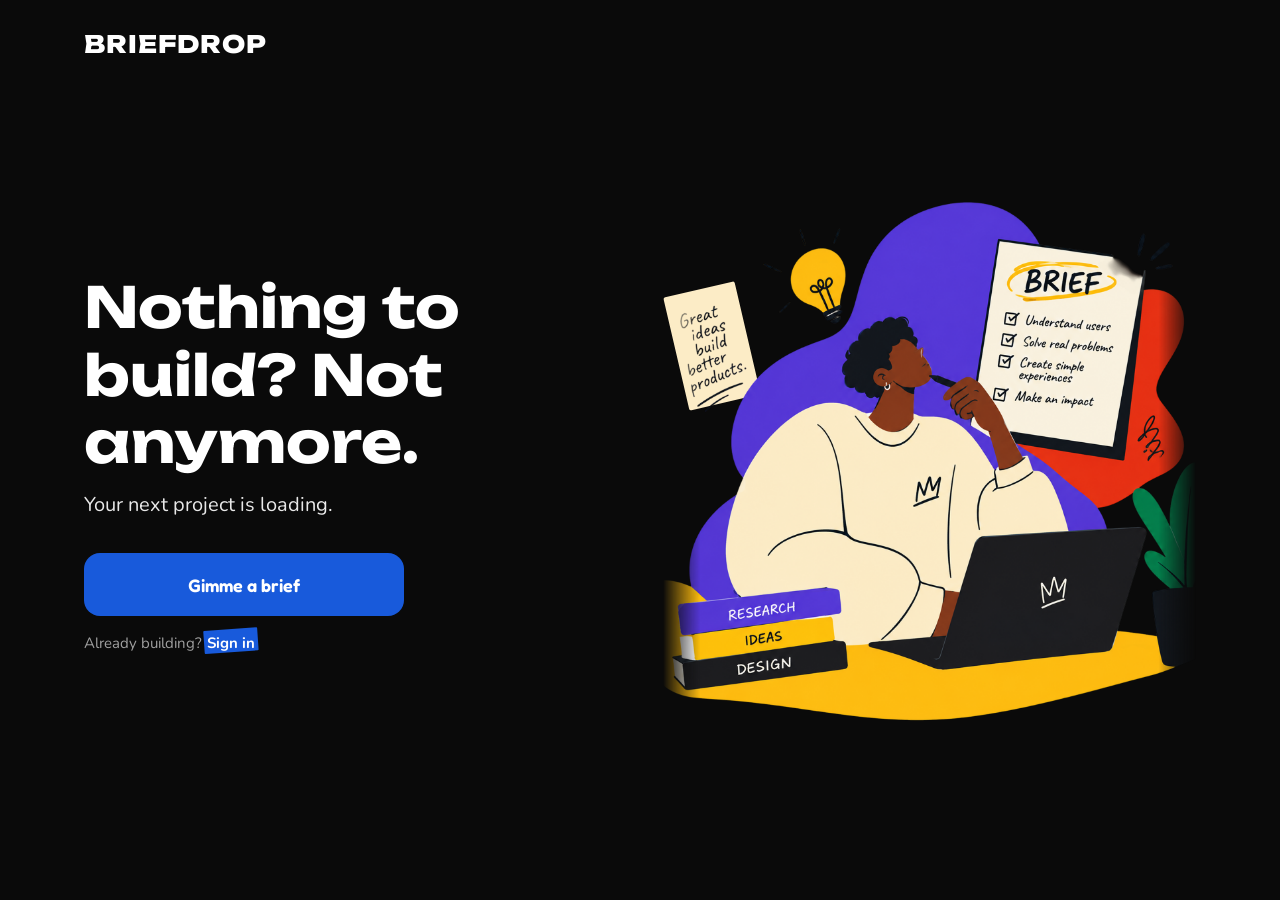
<file: welcome.html>
<!doctype html>
<html lang="en">
<head>
  <meta charset="utf-8">
  <meta name="viewport" content="width=device-width, initial-scale=1, viewport-fit=cover">
  <meta name="theme-color" content="#0a0a0a">
  <title>BriefDrop – Welcome</title>
  <meta name="description" content="Nothing to build? Not anymore. Your next project is loading.">
  <script>document.documentElement.classList.add('js');</script>
  <link rel="preload" href="assets/fonts/unbounded-latin-wght-normal.woff2" as="font" type="font/woff2" crossorigin>
  <link rel="preload" href="assets/welcome-brief.png" as="image">
  <link rel="stylesheet" href="fonts.css">
  <link rel="stylesheet" href="welcome.css">
  <script src="welcome.js" defer></script>
</head>
<body>

  <main class="welcome">
    <header class="welcome__top">
      <a class="logo" href="index.html" aria-label="BriefDrop home">BRIEFDROP</a>
    </header>

    <div class="welcome__copy">
      <h1 class="title">Nothing to build? Not anymore.</h1>
      <p class="sub">Your next project is loading.</p>
    </div>

    <div class="art">
      <div class="stage">
        <div class="float">
          <span class="note" aria-hidden="true"></span>
          <img class="art__img" src="assets/welcome-brief.png" width="804" height="804"
               alt="A creator at a desk, pen to chin, thinking over a BRIEF checklist: understand users, solve real problems, create simple experiences, make an impact.">
        </div>
      </div>
    </div>

    <div class="welcome__actions">
      <a class="cta" id="drop-btn" href="signup.html"><span class="cta__label">Gimme a brief</span></a>
      <p class="signin">Already building? <a href="signin.html" id="signin">Sign in</a></p>
    </div>
  </main>

</body>
</html>
</file>
<file: fonts.css>
/* Self-hosted fonts (latin subset) – no external requests needed */
@font-face { font-family: "Unbounded"; font-style: normal; font-weight: 200 900; font-display: swap;
  src: url("assets/fonts/unbounded-latin-wght-normal.woff2") format("woff2"); }
@font-face { font-family: "Nunito"; font-style: normal; font-weight: 200 1000; font-display: swap;
  src: url("assets/fonts/nunito-latin-wght-normal.woff2") format("woff2"); }
@font-face { font-family: "Fredoka"; font-style: normal; font-weight: 300 700; font-display: swap;
  src: url("assets/fonts/fredoka-latin-wght-normal.woff2") format("woff2"); }
@font-face { font-family: "Inter"; font-style: normal; font-weight: 100 900; font-display: swap;
  src: url("assets/fonts/inter-latin-wght-normal.woff2") format("woff2"); }
@font-face { font-family: "Space Grotesk"; font-style: normal; font-weight: 300 700; font-display: swap;
  src: url("assets/fonts/space-grotesk-latin-wght-normal.woff2") format("woff2"); }
@font-face { font-family: "Gochi Hand"; font-style: normal; font-weight: 400; font-display: swap;
  src: url("assets/fonts/gochi-hand-latin-400-normal.woff2") format("woff2"); }
</file>
<file: styles.css>
/* BriefDrop landing page — implemented from Figma node 109:573 (mobile, 402px column) */

:root {
  --bg: #0a0a0a;
  --surface: #141414;
  --surface-2: #232320;
  --line: #1f1f1f;
  --text: #ffffff;
  --text-soft: #e8e8e8;
  --text-mute: #a0a0a0;
  --cream: #f9e8c3;
  --primary: #185adb;
  --red: #a01e12;
  --green-deep: #0c5335;
  --ink: #232320;
  --ink-2: #2a2a2a;

  --f-display: "Unbounded", system-ui, sans-serif;
  --f-body: "Nunito", system-ui, sans-serif;
  --f-btn: "Fredoka", "Nunito", system-ui, sans-serif;
  --f-hand: "Gochi Hand", "Comic Sans MS", cursive;
  --f-ui: "Inter", system-ui, sans-serif;
  --f-brand: "Orcish", "Unbounded", system-ui, sans-serif;
}

*, *::before, *::after { box-sizing: border-box; }

html { -webkit-text-size-adjust: 100%; }

body {
  margin: 0;
  background: var(--bg);
  color: var(--text);
  font-family: var(--f-body);
  line-height: 1.5;
}

h1, h2, h3, p, ul { margin: 0; padding: 0; }
ul { list-style: none; }
img { display: block; max-width: none; }
a { color: inherit; text-decoration: none; }
button { font: inherit; color: inherit; background: none; border: 0; padding: 0; cursor: pointer; }

/* Every section is full-bleed for its background, content sits in a 402px column */
.section { width: 100%; }
.section__inner {
  width: 100%;
  max-width: 402px;
  margin: 0 auto;
  padding: 32px 24px;
  display: flex;
  flex-direction: column;
  gap: 16px;
}

.eyebrow {
  font-family: var(--f-body);
  font-weight: 600;
  font-size: 10px;
  line-height: 1.5;
  text-transform: uppercase;
}

/* Icons that use currentColor (Lucide) are masked so they can take a text color */
.icon {
  display: block;
  flex: none;
  width: 24px;
  height: 24px;
  background: currentColor;
  -webkit-mask: var(--src) center / contain no-repeat;
  mask: var(--src) center / contain no-repeat;
}
.icon--menu { --src: url("data:image/svg+xml,%3Csvg class='lucide lucide-menu' xmlns='http://www.w3.org/2000/svg' width='24' height='24' viewBox='0 0 24 24' fill='none' stroke='currentColor' stroke-width='2' stroke-linecap='round' stroke-linejoin='round' %3E %3Cpath d='M4 5h16' /%3E %3Cpath d='M4 12h16' /%3E %3Cpath d='M4 19h16' /%3E %3C/svg%3E"); }
.icon--component { --src: url("data:image/svg+xml,%3Csvg class='lucide lucide-component' xmlns='http://www.w3.org/2000/svg' width='24' height='24' viewBox='0 0 24 24' fill='none' stroke='currentColor' stroke-width='2' stroke-linecap='round' stroke-linejoin='round' %3E %3Cpath d='M15.536 11.293a1 1 0 0 0 0 1.414l2.376 2.377a1 1 0 0 0 1.414 0l2.377-2.377a1 1 0 0 0 0-1.414l-2.377-2.377a1 1 0 0 0-1.414 0z' /%3E %3Cpath d='M2.297 11.293a1 1 0 0 0 0 1.414l2.377 2.377a1 1 0 0 0 1.414 0l2.377-2.377a1 1 0 0 0 0-1.414L6.088 8.916a1 1 0 0 0-1.414 0z' /%3E %3Cpath d='M8.916 17.912a1 1 0 0 0 0 1.415l2.377 2.376a1 1 0 0 0 1.414 0l2.377-2.376a1 1 0 0 0 0-1.415l-2.377-2.376a1 1 0 0 0-1.414 0z' /%3E %3Cpath d='M8.916 4.674a1 1 0 0 0 0 1.414l2.377 2.376a1 1 0 0 0 1.414 0l2.377-2.376a1 1 0 0 0 0-1.414l-2.377-2.377a1 1 0 0 0-1.414 0z' /%3E %3C/svg%3E"); }
.icon--flame { --src: url("data:image/svg+xml,%3Csvg class='lucide lucide-flame' xmlns='http://www.w3.org/2000/svg' width='24' height='24' viewBox='0 0 24 24' fill='none' stroke='currentColor' stroke-width='2' stroke-linecap='round' stroke-linejoin='round' %3E %3Cpath d='M12 3q1 4 4 6.5t3 5.5a1 1 0 0 1-14 0 5 5 0 0 1 1-3 1 1 0 0 0 5 0c0-2-1.5-3-1.5-5q0-2 2.5-4' /%3E %3C/svg%3E"); }
.icon--dices { --src: url("data:image/svg+xml,%3Csvg class='lucide lucide-dices' xmlns='http://www.w3.org/2000/svg' width='24' height='24' viewBox='0 0 24 24' fill='none' stroke='currentColor' stroke-width='2' stroke-linecap='round' stroke-linejoin='round' %3E %3Crect width='12' height='12' x='2' y='10' rx='2' ry='2' /%3E %3Cpath d='m17.92 14 3.5-3.5a2.24 2.24 0 0 0 0-3l-5-4.92a2.24 2.24 0 0 0-3 0L10 6' /%3E %3Cpath d='M6 18h.01' /%3E %3Cpath d='M10 14h.01' /%3E %3Cpath d='M15 6h.01' /%3E %3Cpath d='M18 9h.01' /%3E %3C/svg%3E"); }
.icon--bookmark { --src: url("data:image/svg+xml,%3Csvg class='lucide lucide-bookmark' xmlns='http://www.w3.org/2000/svg' width='24' height='24' viewBox='0 0 24 24' fill='none' stroke='currentColor' stroke-width='2' stroke-linecap='round' stroke-linejoin='round' %3E %3Cpath d='M17 3a2 2 0 0 1 2 2v15a1 1 0 0 1-1.496.868l-4.512-2.578a2 2 0 0 0-1.984 0l-4.512 2.578A1 1 0 0 1 5 20V5a2 2 0 0 1 2-2z' /%3E %3C/svg%3E"); }
.icon--zap { --src: url("data:image/svg+xml,%3Csvg class='lucide lucide-zap' xmlns='http://www.w3.org/2000/svg' width='24' height='24' viewBox='0 0 24 24' fill='none' stroke='currentColor' stroke-width='2' stroke-linecap='round' stroke-linejoin='round' %3E %3Cpath d='M15.914 4a1.5 1.5 0 00-2.474-1.561l-9 9A1.5 1.5 0 005.5 14h4.002a.5.5 0 01.471.666L8.086 20a1.5 1.5 0 002.475 1.56l9-9A1.5 1.5 0 0018.5 10h-3.997a.5.5 0 01-.472-.667z' /%3E %3C/svg%3E"); }

/* Buttons */
.btn {
  display: inline-flex;
  align-items: center;
  justify-content: center;
  border-radius: 8px;
  border: 1px solid transparent;
  padding: 19px 20px;
  font-family: var(--f-btn);
  font-weight: 600;
  font-size: 14px;
  line-height: normal;
  color: #fff;
  white-space: nowrap;
  transition: filter 0.15s ease, transform 0.15s ease;
}
.btn:hover { filter: brightness(1.1); }
.btn:active { transform: translateY(1px); }
.btn:focus-visible, .faq__q:focus-visible, .nav__menu:focus-visible {
  outline: 2px solid var(--cream);
  outline-offset: 3px;
}
.btn--primary { background: var(--primary); }
.btn--ghost { border-color: rgba(249, 232, 195, 0.6); }
.btn--block { width: 100%; }
.btn--sm { padding: 8px 20px; }

/* "Label + arrow" CTA used on cream + footer blocks */
.cta {
  display: flex;
  align-items: center;
  justify-content: space-between;
  width: 100%;
  height: 54px;
  padding: 0 20px;
  border-radius: 8px;
  border: 1px solid var(--cta-color);
  background: var(--cta-color);
  font-family: var(--f-body);
  font-weight: 600;
  font-size: 14px;
  color: #fff;
  transition: filter 0.15s ease;
}
.cta:hover { filter: brightness(1.1); }
.cta:focus-visible { outline: 2px solid var(--ink); outline-offset: 3px; }
.cta--red { --cta-color: var(--red); }
.cta--blue { --cta-color: var(--primary); }
.cta img { width: 14px; height: 14px; }

/* ---------- Nav ---------- */
.nav { padding-top: 38px; }
.nav__inner {
  max-width: 402px;
  margin: 0 auto;
  padding: 16px 24px;
  display: flex;
  align-items: center;
  justify-content: space-between;
}
.nav__brand {
  font-family: var(--f-brand);
  font-size: 20px;
  letter-spacing: 0.8px;
  line-height: normal;
  color: #fff;
}
.nav__actions { display: flex; align-items: center; gap: 16px; }
.nav__signup {
  display: inline-flex;
  background: var(--primary);
  border: 1px solid var(--primary);
  border-radius: 8px;
  padding: 11px 20px 10px;
  font-family: var(--f-ui);
  font-weight: 600;
  font-size: 14px;
  line-height: normal;
  color: #fff;
  text-decoration: none;
}
.nav__menu { color: #fff; display: grid; place-items: center; }

/* ---------- Hero ---------- */
.hero__copy { padding: 24px; gap: 24px; }
.hero__text { display: flex; flex-direction: column; gap: 20px; }
.hero__kicker {
  font-family: var(--f-hand);
  font-size: 12px;
  letter-spacing: 0.48px;
  line-height: normal;
  color: var(--cream);
  text-transform: uppercase;
}
.hero__title-group { display: flex; flex-direction: column; gap: 8px; }
.hero__title {
  font-family: var(--f-display);
  font-weight: 700;
  font-size: 32px;
  line-height: 52px;
}
.hero__lede { font-size: 16px; line-height: 24px; color: var(--text-soft); }
.hero__actions { display: flex; align-items: center; gap: 24px; }
.hero__actions .btn--primary { width: 165px; }
.hero__actions .btn--ghost { width: 160px; }

.hero__visual {
  max-width: 402px;
  margin: 0 auto;
  display: flex;
  flex-direction: column;
  align-items: center;
  gap: 24px;
}
.hero__art { position: relative; width: 402px; max-width: 100%; aspect-ratio: 1; }
.hero__art img { width: 100%; height: 100%; object-fit: cover; }
.hero__sticker {
  /* centered on the 196.7 x 89.9 rotated slot that starts at (24, 304) */
  position: absolute;
  left: 122px;
  top: 349px;
  display: flex;
  flex-direction: column;
  align-items: center;
  gap: 2px;
  padding: 4px 12px;
  border-radius: 999px;
  background: var(--cream);
  color: var(--bg);
  font-family: var(--f-hand);
  font-size: 13px;
  line-height: normal;
  white-space: nowrap;
  transform: translate(-50%, -50%) rotate(-15.43deg);
}
.hero__audience {
  font-weight: 700;
  font-size: 12px;
  line-height: 24px;
  color: var(--text-mute);
  white-space: nowrap;
  padding: 0 8px;
}

/* ---------- Brief. Build. Bounce. ---------- */
.steps__title {
  font-family: var(--f-display);
  font-weight: 700;
  font-size: 18px;
  line-height: normal;
  white-space: nowrap;
}
.steps__list { width: 354px; max-width: 100%; display: flex; flex-direction: column; gap: 24px; }
.step { position: relative; }
.step__art { position: absolute; top: 0; right: 0; pointer-events: none; } /* 60% opacity is baked into the PNGs */
.step--1 .step__art { width: 133px; height: 133px; right: 11px; }
.step--2 .step__art { width: 147px; height: 98px; right: 12px; }
.step--3 .step__art { width: 167px; height: 111px; right: 0; }
.step__body { position: relative; display: flex; flex-direction: column; gap: 12px; }
.step--1 .step__body { padding-top: 37px; }
.step--2 .step__body { padding-top: 23px; }
.step--3 .step__body { padding-top: 24px; }
.step__num {
  width: 50px;
  height: 50px;
  border-radius: 25px;
  background: rgba(160, 30, 18, 0.3);
  display: grid;
  place-items: center;
  font-family: var(--f-hand);
  font-size: 32px;
  letter-spacing: 1.28px;
  line-height: normal;
  padding: 6px 19px 6px 18px;
}
.step__copy { display: flex; flex-direction: column; gap: 8px; }
.step__title { font-family: var(--f-display); font-weight: 600; font-size: 16px; line-height: normal; }
.step__text { font-size: 14px; line-height: 24px; color: var(--text-soft); }
.rule { height: 2px; background: var(--surface); width: 100%; }

/* ---------- Today's briefs ---------- */
.briefs__head { display: flex; flex-direction: column; gap: 8px; max-width: 330px; }
.briefs__title { font-family: var(--f-display); font-weight: 600; font-size: 16px; line-height: normal; }
.briefs__sub { font-size: 14px; line-height: 24px; color: var(--text-soft); }
.briefs__list { width: 354px; max-width: 100%; display: flex; flex-direction: column; gap: 24px; }
.briefs__stack { display: flex; flex-direction: column; gap: 16px; }

.tilt { display: flex; align-items: center; justify-content: center; width: 100%; }
.tilt--1 { height: 480.438px; --r: 3deg; }
.tilt--2 { height: 430.034px; --r: -4deg; }
.tilt--3 { height: 420.773px; --r: 2deg; }

.card {
  width: 100%;
  overflow: hidden;
  border-radius: 16px;
  background: var(--surface);
  border: 1px solid rgba(249, 232, 195, 0.2);
  transform: rotate(var(--r));
}
.tilt--3 .card { border-color: var(--surface-2); }
.card__art {
  height: 196px;
  padding: 22px;
  display: flex;
  align-items: center;
  justify-content: center;
  border-bottom: 1px solid var(--surface-2);
  overflow: hidden;
}
.card__art img { object-fit: contain; }
.card--fintech .card__art img { width: 170px; height: 170px; }
.card--visual .card__art img { width: 240px; height: auto; }
.card__art-text {
  display: flex;
  flex-direction: column;
  gap: 4px;
  font-family: var(--f-display);
  font-weight: 700;
  font-size: 32px;
  letter-spacing: 1.28px;
  line-height: normal;
  white-space: nowrap;
  color: #fff;
  transform: rotate(-4deg);
}
.card__art-text .accent { color: var(--red); }

.card__details { padding: 22px; display: flex; flex-direction: column; align-items: flex-end; gap: 17px; }
.card__top { display: flex; flex-direction: column; gap: 17px; width: 100%; }
.chip {
  display: inline-flex;
  align-items: center;
  gap: 8px;
  align-self: flex-start;
  font-weight: 600;
  font-size: 10px;
  line-height: normal;
  white-space: nowrap;
  transform: rotate(2deg);
}
.chip img { width: 14px; height: 14px; }
.chip .icon { width: 16px; height: 16px; transform: rotate(-5deg); }
.chip--design { color: #0a4f34; }
.chip--writing { color: #033aa9; }
.chip--visual { color: #faae1f; }
.card__title { font-family: var(--f-display); font-weight: 700; font-size: 20px; line-height: 1.08; }
.card__text { font-size: 14px; line-height: 1.6; color: var(--text-mute); }
.card__text--lead { line-height: 24px; color: var(--text-soft); }
.card__more { font-weight: 600; font-size: 12px; color: var(--cream); }
.card__details .btn { width: 100%; }

/* ---------- A peek inside ---------- */
.peek { background: var(--cream); }
.peek .eyebrow { color: #0a4c32; }
.peek__title { font-family: var(--f-display); font-weight: 700; font-size: 26px; line-height: 38px; color: var(--surface); }
.peek__lede { font-size: 16px; line-height: 1.6; color: var(--ink-2); }
.peek__features { display: flex; flex-direction: column; gap: 14px; }
.peek__feature { display: flex; align-items: center; gap: 10px; font-size: 13px; line-height: 1.5; color: var(--ink-2); }
.peek__feature img { width: 16px; height: 16px; }

/* Phone mockup */
.phone {
  position: relative;
  width: 354px;
  max-width: 100%;
  height: 874px;
  border-radius: 30px;
  background: var(--bg);
  overflow: hidden;
  flex: none;
}
.phone__status {
  position: absolute;
  top: 14px;
  left: 0;
  right: 0;
  text-align: center;
  font-family: var(--f-ui);
  font-weight: 600;
  font-size: 15px;
  color: #fff;
  line-height: 1;
}
.phone__body {
  position: absolute;
  top: 38px;
  left: 50%;
  transform: translateX(calc(-50% + 2px));
  width: 354px;
  padding: 12px 24px 24px;
  display: flex;
  flex-direction: column;
  align-items: center;
  gap: 24px;
}
.phone__greet { width: 312px; display: flex; align-items: center; gap: 38px; }
.phone__greet-title { font-family: var(--f-display); font-weight: 600; font-size: 14px; line-height: 24px; white-space: nowrap; }
.phone__streak { display: flex; align-items: flex-end; justify-content: center; gap: 1px; color: var(--cream); }
.phone__streak span { font-size: 12px; line-height: normal; color: var(--text-mute); white-space: nowrap; }
.drop {
  width: 312px;
  display: flex;
  flex-direction: column;
  gap: 12px;
  padding: 10px 20px;
  border: 1px solid var(--line);
  border-radius: 20px;
  background: var(--surface);
}
.drop__label { font-size: 12px; letter-spacing: 0.18px; line-height: normal; color: var(--cream); white-space: nowrap; }
.drop--daily .drop__label { font-weight: 600; }
.drop__title { font-weight: 600; font-size: 20px; line-height: 24px; width: 271px; }
.meta { display: flex; align-items: center; gap: 8px; }
.meta span { font-weight: 600; font-size: 12px; line-height: 18px; letter-spacing: -0.024px; color: var(--text-mute); white-space: nowrap; }
.meta img { width: 4px; height: 4px; }
.phone .btn--primary { border-radius: 14px; width: 271px; font-size: 16px; padding: 15px 20px 14px; }
.phone .btn--start { width: auto; border-radius: 8px; font-size: 14px; padding: 6px 14px; }
.drop__row { display: flex; align-items: center; gap: 9px; width: 271px; }
.daily { width: 312px; display: flex; flex-direction: column; gap: 16px; }
.daily__head { display: flex; align-items: center; justify-content: space-between; font-weight: 600; white-space: nowrap; }
.daily__head strong { font-weight: 600; font-size: 16px; line-height: normal; }
.daily__head span { font-size: 12px; line-height: 18px; letter-spacing: -0.024px; color: var(--text-soft); }
.tiles { display: flex; align-items: center; justify-content: center; gap: 12px; }
.tile {
  display: flex;
  flex-direction: column;
  align-items: center;
  justify-content: center;
  gap: 8px;
  height: 72px;
  padding: 12px;
  border-radius: 16px;
  background: var(--surface);
  font-weight: 600;
  font-size: 12px;
  letter-spacing: 0.18px;
  line-height: normal;
  white-space: nowrap;
  color: #fff;
}
.tile:first-child { height: auto; }
.tile .icon { color: var(--cream); }
.tile--bookmark .icon { transform: rotate(8deg); }
.tile--zap .icon { transform: rotate(-8deg); }
.phone__cta {
  position: absolute;
  top: 668px;
  left: 50%;
  transform: translateX(-50%);
  width: 306px;
  border-radius: 16px;
  font-size: 16px;
  padding: 19px 20px 18px;
}

/* ---------- Progress ---------- */
.progress .eyebrow { color: var(--red); }
.progress__title { font-family: var(--f-display); font-weight: 700; font-size: 26px; line-height: 38px; }
.progress__lede { font-size: 16px; line-height: 1.6; color: var(--text-mute); }
.benefits { display: flex; flex-direction: column; gap: 22px; }
.benefit { display: flex; align-items: flex-start; gap: 12px; }
.benefit img { width: 14px; height: 14px; margin-top: 2px; }
.benefit__copy { display: flex; flex-direction: column; gap: 6px; flex: 1; min-width: 0; }
.benefit__title { font-family: var(--f-display); font-weight: 600; font-size: 15px; line-height: normal; }
.benefit__text { font-size: 14px; line-height: 1.6; color: var(--text-mute); }

.journal { display: flex; flex-direction: column; gap: 20px; padding: 20px; border-radius: 16px; background: var(--green-deep); }
.journal__head { display: flex; align-items: center; gap: 12px; }
.journal__title { font-family: var(--f-display); font-weight: 700; font-size: 20px; line-height: 32px; width: 258px; }
.journal__head img { width: 24px; height: 24px; }
.example { display: flex; flex-direction: column; gap: 18px; padding: 16px; border: 1px solid #fff; border-radius: 8px; background: #f8f5ec; }
.example__summary { display: flex; flex-direction: column; gap: 5px; line-height: normal; white-space: nowrap; }
.example__summary b { font-weight: 600; font-size: 12px; color: var(--ink-2); }
.example__summary span { font-size: 10px; color: var(--text-mute); }
.days { display: flex; align-items: flex-start; justify-content: space-between; }
.day { display: flex; flex-direction: column; align-items: center; gap: 8px; }
.day__mark { width: 30px; height: 30px; border-radius: 100px; display: grid; place-items: center; }
.day__mark--off { background: var(--text-mute); font-family: var(--f-ui); font-size: 16px; color: var(--text-mute); line-height: normal; }
.day__mark img { width: 30px; height: 30px; }
.day__label { font-family: var(--f-ui); font-size: 10px; line-height: normal; color: var(--text-mute); }
.example__rule { height: 1px; background: #d8d6cc; width: 100%; }
.skill { display: flex; flex-direction: column; gap: 8px; }
.skill__row { display: flex; align-items: flex-start; justify-content: space-between; white-space: nowrap; line-height: normal; }
.skill__row b { font-weight: 600; font-size: 11px; color: var(--ink-2); }
.skill__row span { font-family: var(--f-ui); font-size: 9px; color: var(--red); }
.meter { height: 5px; border-radius: 100px; background: #dbd9fa; overflow: hidden; }
.meter i { display: block; height: 5px; border-radius: 100px; background: var(--red); width: var(--w); }
.skill__note { font-size: 10px; line-height: normal; color: var(--text-mute); }
.note-wrap { display: flex; align-items: center; justify-content: center; height: 145.876px; }
.note {
  width: 100%;
  display: flex;
  flex-direction: column;
  gap: 10px;
  padding: 16px;
  border: 1px solid #fff;
  background: var(--bg);
  transform: rotate(-2deg);
}
.note__label { font-weight: 600; font-size: 10px; line-height: 1.5; text-transform: uppercase; }
.note__quote { font-family: var(--f-hand); font-size: 20px; line-height: 1.3; }

/* ---------- Stories ---------- */
.stories { background: var(--surface-2); }
.stories .eyebrow { color: #f7e56a; }
.stories__title { font-family: var(--f-display); font-weight: 700; font-size: 30px; line-height: 40px; }
.stories__lede { font-size: 13px; line-height: 1.6; color: var(--text-soft); }
.stories__list { display: flex; flex-direction: column; gap: 18px; }
.story {
  --fg: #fff;
  --soft: var(--text-soft);
  --avatar-bg: #fff;
  --avatar-fg: var(--bg-card);
  display: flex;
  flex-direction: column;
  gap: 22px;
  padding: 24px;
  border-radius: 16px;
  background: var(--bg-card);
}
.story--violet { --bg-card: #5739d8; }
.story--green { --bg-card: #077e4e; }
.story--amber { --bg-card: #fdb11a; --fg: #0a0a0a; --soft: var(--ink-2); --avatar-bg: var(--surface-2); --avatar-fg: #fdb11a; }
.story .eyebrow { color: var(--text-soft); }
.story--amber .eyebrow { color: var(--ink-2); }
.story__quote { font-weight: 500; font-size: 24px; line-height: 32px; color: var(--fg); font-family: var(--f-display); }
.story--green .story__quote { font-family: "Space Grotesk", var(--f-display); }
.story__who { display: flex; align-items: center; gap: 12px; }
.story__avatar {
  width: 42px;
  height: 42px;
  border-radius: 100px;
  background: var(--avatar-bg);
  color: var(--avatar-fg);
  display: grid;
  place-items: center;
  font-family: var(--f-display);
  font-weight: 700;
  font-size: 21px;
  line-height: normal;
  flex: none;
}
.story__id { display: flex; flex-direction: column; gap: 4px; min-width: 0; }
.story__name { font-family: var(--f-display); font-weight: 600; font-size: 14px; line-height: normal; color: var(--fg); }
.story--amber .story__name { color: var(--ink); }
.story__role { font-size: 11px; line-height: 1.5; color: var(--text-soft); }
.story--amber .story__role { color: var(--ink); }
.story__rule { height: 1px; width: 100%; background: var(--text-soft); opacity: 0.2; }
.story--amber .story__rule { background: var(--ink); }
.story__close { font-size: 12px; line-height: 1.6; color: var(--text-soft); }
.story--amber .story__close { color: var(--ink-2); }
.stories__foot { text-align: center; font-size: 13px; line-height: 1.6; color: var(--text-soft); }

/* ---------- FAQ ---------- */
.faq .eyebrow { color: var(--cream); }
.faq__title { font-family: var(--f-display); font-weight: 700; font-size: 30px; line-height: 42px; }
.faq__lede { font-size: 16px; line-height: 1.6; color: var(--text-soft); }
.faq__hello { font-weight: 600; font-size: 13px; line-height: 1.5; color: var(--cream); }
.faq__list { display: flex; flex-direction: column; }
.faq__item { border-top: 1px solid var(--text-soft); padding: 24px 0; display: flex; flex-direction: column; gap: 12px; }
.faq__q { display: flex; align-items: flex-start; gap: 16px; width: 100%; text-align: left; }
.faq__q span { flex: 1; min-width: 0; font-family: var(--f-display); font-weight: 700; font-size: 18px; line-height: 24px; color: #fff; }
.faq__q img { width: 12px; height: 12px; margin-top: 6px; transition: transform 0.2s ease; }
.faq__q[aria-expanded="false"] img { transform: rotate(-90deg); }
.faq__a { font-size: 15px; line-height: 1.6; color: var(--text-soft); }

/* ---------- Closing CTA ---------- */
.closing { background: var(--cream); }
.closing__inner { align-items: center; text-align: center; }
.closing__icon { width: 44px; height: 44px; }
.closing .eyebrow { color: var(--red); text-align: center; }
.closing__title { font-family: var(--f-display); font-weight: 700; font-size: 32px; line-height: 44px; color: var(--ink); }
.closing__lede { font-size: 16px; line-height: 1.5; color: var(--ink); }
.closing__fine { font-size: 12px; line-height: 1.6; color: var(--ink); }

/* ---------- Footer ---------- */
.footer__inner { position: relative; max-width: 402px; height: 543px; margin: 0 auto; overflow: hidden; }
.footer__art { position: absolute; left: 241px; top: 376px; width: 167px; height: 167px; object-fit: cover; }
.footer__brand { position: absolute; left: 24px; top: 40px; display: flex; align-items: center; gap: 7px; }
.footer__brand img { width: 17px; height: 17px; }
.footer__brand b { font-family: var(--f-display); font-weight: 700; font-size: 22px; line-height: normal; }
.footer__brand span { font-size: 10px; line-height: normal; color: var(--text-soft); }
.footer__tag { position: absolute; left: 24px; right: 24px; top: 95px; font-size: 14px; line-height: 1.6; color: var(--text-soft); }
.footer__cta { position: absolute; left: 24px; right: 24px; top: 145px; width: auto; }
.footer__nav { position: absolute; left: 24px; right: 24px; top: 227px; height: 120px; display: flex; gap: 18px; }
.footer__group { flex: 1; min-width: 0; display: flex; flex-direction: column; gap: 16px; }
.footer__group b { font-family: var(--f-display); font-weight: 600; font-size: 10px; line-height: normal; color: var(--primary); white-space: nowrap; }
.footer__group a { font-size: 13px; line-height: 1.5; color: #fff; }
.footer__group a:hover, .footer__legal a:hover { text-decoration: underline; }
.footer__rule { position: absolute; left: 24px; right: 24px; top: 375px; height: 1px; background: var(--text-soft); }
.footer__close { position: absolute; left: 24px; top: 404px; display: flex; align-items: center; gap: 8px; font-family: var(--f-display); font-weight: 500; font-size: 18px; line-height: normal; color: var(--primary); white-space: nowrap; }
.footer__close img { width: 18px; height: 18px; }
.footer__copy { position: absolute; left: 24px; top: 454px; font-size: 11px; line-height: 1.5; color: var(--text-soft); white-space: nowrap; }
.footer__legal { position: absolute; left: 24px; top: 499px; display: flex; gap: 24px; font-size: 12px; line-height: normal; color: var(--text-soft); white-space: nowrap; }

@media (prefers-reduced-motion: reduce) {
  * { transition: none !important; }
}

/* Stand-in Lucide glyphs for Figma "Symbol" layers that could not be downloaded */
.icon--sm { width: 14px; height: 14px; }
.icon--md { width: 16px; height: 16px; }
.icon--lg { width: 18px; height: 18px; }
.icon--xl { width: 24px; height: 24px; }
.icon--hero { width: 44px; height: 44px; }
.faq__q .icon { margin-top: 6px; width: 12px; height: 12px; transition: transform 0.2s ease; }
.faq__q[aria-expanded="true"] .icon { transform: rotate(180deg); }
.faq__q[aria-expanded="false"] .icon { transform: none; }
.faq__a[hidden] { display: none; }
.cta .icon { width: 14px; height: 14px; }
.peek__feature .icon { color: #0a4c32; }
.benefit .icon { color: var(--red); margin-top: 2px; }
.dot { width: 4px; height: 4px; border-radius: 50%; background: var(--text-mute); flex: none; }
.day__mark--on { background: var(--red); color: #fff; }
.day__mark--on .icon { width: 16px; height: 16px; }
.chip .icon--chip { width: 14px; height: 14px; transform: none; }

/* Icon glyph sources not declared above */
.icon--check { --src: url("data:image/svg+xml,%3Csvg class='lucide lucide-check' xmlns='http://www.w3.org/2000/svg' width='24' height='24' viewBox='0 0 24 24' fill='none' stroke='currentColor' stroke-width='2' stroke-linecap='round' stroke-linejoin='round' %3E %3Cpath d='M20 6 9 17l-5-5' /%3E %3C/svg%3E"); }
.icon--arrow { --src: url("data:image/svg+xml,%3Csvg class='lucide lucide-arrow-right' xmlns='http://www.w3.org/2000/svg' width='24' height='24' viewBox='0 0 24 24' fill='none' stroke='currentColor' stroke-width='2' stroke-linecap='round' stroke-linejoin='round' %3E %3Cpath d='M5 12h14' /%3E %3Cpath d='m12 5 7 7-7 7' /%3E %3C/svg%3E"); }
.icon--chevron-down { --src: url("data:image/svg+xml,%3Csvg class='lucide lucide-chevron-down' xmlns='http://www.w3.org/2000/svg' width='24' height='24' viewBox='0 0 24 24' fill='none' stroke='currentColor' stroke-width='2' stroke-linecap='round' stroke-linejoin='round' %3E %3Cpath d='m6 9 6 6 6-6' /%3E %3C/svg%3E"); }
.icon--crown { --src: url("data:image/svg+xml,%3Csvg class='lucide lucide-crown' xmlns='http://www.w3.org/2000/svg' width='24' height='24' viewBox='0 0 24 24' fill='none' stroke='currentColor' stroke-width='2' stroke-linecap='round' stroke-linejoin='round' %3E %3Cpath d='M11.562 3.266a.5.5 0 0 1 .876 0L15.39 8.87a1 1 0 0 0 1.516.294L21.183 5.5a.5.5 0 0 1 .798.519l-2.834 10.246a1 1 0 0 1-.956.734H5.81a1 1 0 0 1-.957-.734L2.02 6.02a.5.5 0 0 1 .798-.519l4.276 3.664a1 1 0 0 0 1.516-.294z' /%3E %3Cpath d='M5 21h14' /%3E %3C/svg%3E"); }
.icon--sparkles { --src: url("data:image/svg+xml,%3Csvg class='lucide lucide-sparkles' xmlns='http://www.w3.org/2000/svg' width='24' height='24' viewBox='0 0 24 24' fill='none' stroke='currentColor' stroke-width='2' stroke-linecap='round' stroke-linejoin='round' %3E %3Cpath d='M11.017 2.814a1 1 0 0 1 1.966 0l1.051 5.558a2 2 0 0 0 1.594 1.594l5.558 1.051a1 1 0 0 1 0 1.966l-5.558 1.051a2 2 0 0 0-1.594 1.594l-1.051 5.558a1 1 0 0 1-1.966 0l-1.051-5.558a2 2 0 0 0-1.594-1.594l-5.558-1.051a1 1 0 0 1 0-1.966l5.558-1.051a2 2 0 0 0 1.594-1.594z' /%3E %3Cpath d='M20 2v4' /%3E %3Cpath d='M22 4h-4' /%3E %3Ccircle cx='4' cy='20' r='2' /%3E %3C/svg%3E"); }
.icon--star { --src: url("data:image/svg+xml,%3Csvg class='lucide lucide-star' xmlns='http://www.w3.org/2000/svg' width='24' height='24' viewBox='0 0 24 24' fill='none' stroke='currentColor' stroke-width='2' stroke-linecap='round' stroke-linejoin='round' %3E %3Cpath d='M11.525 2.295a.53.53 0 0 1 .95 0l2.31 4.679a2.123 2.123 0 0 0 1.595 1.16l5.166.756a.53.53 0 0 1 .294.904l-3.736 3.638a2.123 2.123 0 0 0-.611 1.878l.882 5.14a.53.53 0 0 1-.771.56l-4.618-2.428a2.122 2.122 0 0 0-1.973 0L6.396 21.01a.53.53 0 0 1-.77-.56l.881-5.139a2.122 2.122 0 0 0-.611-1.879L2.16 9.795a.53.53 0 0 1 .294-.906l5.165-.755a2.122 2.122 0 0 0 1.597-1.16z' /%3E %3C/svg%3E"); }
.icon--type { --src: url("data:image/svg+xml,%3Csvg class='lucide lucide-type' xmlns='http://www.w3.org/2000/svg' width='24' height='24' viewBox='0 0 24 24' fill='none' stroke='currentColor' stroke-width='2' stroke-linecap='round' stroke-linejoin='round' %3E %3Cpath d='M12 4v16' /%3E %3Cpath d='M4 7V5a1 1 0 0 1 1-1h14a1 1 0 0 1 1 1v2' /%3E %3Cpath d='M9 20h6' /%3E %3C/svg%3E"); }
.icon--eye { --src: url("data:image/svg+xml,%3Csvg class='lucide lucide-eye' xmlns='http://www.w3.org/2000/svg' width='24' height='24' viewBox='0 0 24 24' fill='none' stroke='currentColor' stroke-width='2' stroke-linecap='round' stroke-linejoin='round' %3E %3Cpath d='M2.062 12.348a1 1 0 0 1 0-.696 10.75 10.75 0 0 1 19.876 0 1 1 0 0 1 0 .696 10.75 10.75 0 0 1-19.876 0' /%3E %3Ccircle cx='12' cy='12' r='3' /%3E %3C/svg%3E"); }
.chip--writing .icon, .chip--visual .icon { background: currentColor; }
.faq__q .icon { color: #fff; }
.progress .benefit .icon { color: var(--red); }
.footer__brand .icon { color: #fff; }
.footer__close .icon { color: var(--primary); }
.cta .icon { margin-left: 8px; }
.phone__streak .icon { width: 24px; height: 24px; }
.phone .btn { display: flex; }
.phone .btn--start { display: inline-flex; }
</file>
<file: enhance.css>
/* =====================================================================
   BriefDrop – responsive layout + interactions
   Loaded after styles.css (the 402px mobile design from Figma).
   Breakpoints:  base < 640  ·  tablet 640–899  ·  desktop ≥ 900  ·  wide ≥ 1280
   ===================================================================== */

html { scroll-behavior: smooth; scroll-padding-top: 60px; }
body { overflow-x: clip; -webkit-tap-highlight-color: transparent; }

/* ---------------------------------------------------------------------
   1. Fluid hardening – make the fixed-width Figma pieces shrink to any
      phone width (320px and up) instead of clipping.
   --------------------------------------------------------------------- */
.hero__actions { flex-wrap: wrap; gap: 12px; }
.hero__actions .btn--primary,
.hero__actions .btn--ghost { width: auto; flex: 1 1 150px; }
.hero__art { width: 100%; }
.hero__sticker { left: 30.35%; top: 86.8%; font-size: clamp(11px, 3.2vw, 13px); }
.hero__audience { white-space: normal; text-align: center; max-width: 340px; }

.steps__list, .briefs__list { width: 100%; }
.tilt, .tilt--1, .tilt--2, .tilt--3 { height: auto; padding: 14px 0; }
.card__art-text { font-size: clamp(24px, 8.2vw, 32px); }

.phone { width: min(354px, 100%); margin-inline: auto; }
.phone__body { width: 100%; padding: 12px 20px 24px; transform: translateX(-50%); }
.phone__greet, .drop, .daily, .tiles { width: 100%; }
.phone__greet { gap: 12px; justify-content: space-between; }
.drop__title { width: auto; }
.drop__row { width: 100%; justify-content: space-between; gap: 8px; }
.drop__row .meta { flex: 1; min-width: 0; flex-wrap: wrap; row-gap: 2px; }
.phone .btn--primary { width: 100%; }
.phone .btn--start { width: auto; flex: none; }
.phone .phone__cta { width: calc(100% - 48px); border-radius: 16px; padding: 19px 20px 18px; }
.tiles { gap: 8px; }
.tile { flex: 1 1 0; min-width: 0; padding: 12px 6px; }

.journal__title { width: auto; flex: 1; }
.footer__art { left: auto; right: -6px; }

.peek__copy { display: flex; flex-direction: column; gap: 16px; min-width: 0; }

/* ---------------------------------------------------------------------
   2. Sticky nav, scroll progress, mobile menu
   --------------------------------------------------------------------- */
.nav {
  position: sticky; top: 0; z-index: 60; padding-top: 0;
  border-bottom: 1px solid transparent;
  transition: background-color .3s, border-color .3s, backdrop-filter .3s;
}
.nav.is-stuck, .nav.menu-open {
  background: rgba(10, 10, 10, .82);
  -webkit-backdrop-filter: blur(14px) saturate(1.4);
  backdrop-filter: blur(14px) saturate(1.4);
  border-bottom-color: rgba(249, 232, 195, .12);
}
.nav__inner { transition: padding .3s; }
.nav.is-stuck .nav__inner { padding-block: 10px; }
.nav__brand { transition: letter-spacing .3s, color .3s; }
.nav__brand:hover { letter-spacing: 2px; color: var(--cream); }

.nav__links { display: none; }
.nav__links a {
  position: relative; padding: 6px 0;
  font-weight: 600; font-size: 14px; color: var(--text-soft);
  transition: color .2s;
}
.nav__links a::after {
  content: ""; position: absolute; left: 0; right: 0; bottom: 0; height: 2px; border-radius: 2px;
  background: var(--cream); transform: scaleX(0); transform-origin: left; transition: transform .3s cubic-bezier(.2,.8,.2,1);
}
.nav__links a:hover, .nav__links a.is-active { color: #fff; }
.nav__links a:hover::after, .nav__links a.is-active::after { transform: scaleX(1); }

.nav__signup { transition: transform .2s, box-shadow .2s, filter .2s; }
.nav__signup:hover { transform: translateY(-2px); box-shadow: 0 8px 24px -6px rgba(24, 90, 219, .7); filter: brightness(1.1); }

.nav__menu .icon { transition: transform .35s cubic-bezier(.2,.8,.2,1); }
.nav__menu[aria-expanded="true"] .icon { transform: rotate(90deg); }
.nav__menu[aria-expanded="true"] .icon--menu {
  --src: url("data:image/svg+xml,%3Csvg xmlns='http://www.w3.org/2000/svg' width='24' height='24' viewBox='0 0 24 24' fill='none' stroke='currentColor' stroke-width='2' stroke-linecap='round' stroke-linejoin='round'%3E%3Cpath d='M18 6 6 18'/%3E%3Cpath d='m6 6 12 12'/%3E%3C/svg%3E");
}

.scrollbar { position: absolute; left: 0; right: 0; bottom: -1px; height: 2px; pointer-events: none; }
.scrollbar i {
  display: block; height: 100%;
  background: linear-gradient(90deg, var(--primary), var(--cream));
  transform-origin: left; transform: scaleX(var(--p, 0));
}

.nav__panel {
  position: absolute; left: 0; right: 0; top: 100%;
  display: flex; flex-direction: column; padding: 4px 24px 24px;
  background: rgba(10, 10, 10, .985);
  border-bottom: 1px solid rgba(249, 232, 195, .12);
  visibility: hidden; opacity: 0; transform: translateY(-8px);
  transition: opacity .25s, transform .25s, visibility 0s .25s;
}
.nav.menu-open .nav__panel { visibility: visible; opacity: 1; transform: none; transition-delay: 0s; }
.nav__panel a {
  display: flex; align-items: center; justify-content: space-between;
  padding: 16px 0; border-bottom: 1px solid var(--line);
  font-family: var(--f-display); font-weight: 600; font-size: 20px; color: #fff;
  opacity: 0; transform: translateX(-14px);
  transition: opacity .35s, transform .35s, color .2s;
}
.nav__panel a::after { content: "→"; color: var(--cream); transition: transform .2s; }
.nav__panel a:hover { color: var(--cream); }
.nav__panel a:hover::after { transform: translateX(4px); }
.nav.menu-open .nav__panel a { opacity: 1; transform: none; transition-delay: calc(var(--i, 0) * 55ms + 80ms); }
.nav__panel .btn { margin-top: 20px; width: 100%; border-bottom: 0; font-family: var(--f-btn); font-size: 16px; }
.nav__panel .btn::after { content: none; }

/* ---------------------------------------------------------------------
   3. Scroll reveal + hero intro
   --------------------------------------------------------------------- */
.js [data-reveal] {
  opacity: 0; transform: translateY(28px);
  transition: opacity .8s cubic-bezier(.2,.7,.2,1) var(--d, 0ms), transform .8s cubic-bezier(.2,.7,.2,1) var(--d, 0ms);
}
.js [data-reveal].is-in { opacity: 1; transform: none; }

@keyframes rise { from { opacity: 0; transform: translateY(.55em) rotate(3deg); } to { opacity: 1; transform: none; } }
.js .hero__title .w {
  display: inline-block;
  animation: rise .8s cubic-bezier(.2,.8,.2,1) both;
  animation-delay: calc(var(--i, 0) * 80ms + 120ms);
}

/* hero parallax + floating sticker */
.hero__art img { transition: transform .6s cubic-bezier(.2,.8,.2,1);
  transform: translate3d(calc(var(--px, 0) * 14px), calc(var(--py, 0) * 10px), 0) rotate(calc(var(--px, 0) * 1.4deg)); }
.hero__sticker { translate: calc(var(--px, 0) * -22px) calc(var(--py, 0) * -14px); transition: translate .5s cubic-bezier(.2,.8,.2,1); animation: float 5s ease-in-out infinite; }
@keyframes float {
  0%, 100% { transform: translate(-50%, -50%) rotate(-15.43deg); }
  50%      { transform: translate(-50%, calc(-50% - 7px)) rotate(-13deg); }
}

/* ---------------------------------------------------------------------
   4. Hover / press micro-interactions
   --------------------------------------------------------------------- */
.btn, .cta { position: relative; overflow: hidden; isolation: isolate;
  transition: filter .2s, transform .2s, box-shadow .25s, translate .25s cubic-bezier(.2,.8,.2,1); }
.btn::after, .cta::after {
  content: ""; position: absolute; inset: 0; z-index: -1; pointer-events: none;
  background: linear-gradient(105deg, transparent 35%, rgba(255,255,255,.28) 50%, transparent 65%);
  transform: translateX(-120%);
}
.btn:hover::after, .cta:hover::after { transform: translateX(120%); transition: transform .7s cubic-bezier(.2,.8,.2,1); }
.btn:hover, .cta:hover { transform: translateY(-2px); }
.btn--primary:hover, .cta--blue:hover { box-shadow: 0 12px 28px -8px rgba(24, 90, 219, .75); }
.cta--red:hover { box-shadow: 0 12px 28px -8px rgba(160, 30, 18, .65); }
.btn--ghost:hover { background: rgba(249, 232, 195, .1); border-color: var(--cream); box-shadow: none; }
.btn:active, .cta:active { transform: translateY(1px) scale(.985); }
.cta .icon { transition: transform .25s cubic-bezier(.2,.8,.2,1); }
.cta:hover .icon { transform: translateX(5px); }

/* steps */
.step__art { transition: transform .5s cubic-bezier(.2,.8,.2,1); }
.step__num { transition: transform .35s cubic-bezier(.3,1.5,.5,1), background-color .3s; }
@media (hover: hover) {
  .step:hover .step__art { transform: translateY(-5px) rotate(-3deg) scale(1.05); }
  .step:hover .step__num { transform: scale(1.12) rotate(-8deg); background: var(--red); }
}

/* brief cards: straighten + lift, art zoom */
.tilt .card {
  transition: transform .45s cubic-bezier(.2,.8,.2,1), box-shadow .45s, border-color .45s;
}
.card__art img { transition: transform .6s cubic-bezier(.2,.8,.2,1); }
@media (hover: hover) {
  .tilt:hover .card, .tilt:focus-within .card {
    transform: rotate(0deg) translateY(-8px) scale(1.025);
    box-shadow: 0 28px 60px -16px rgba(24, 90, 219, .5), 0 0 0 1px rgba(249, 232, 195, .25);
    border-color: rgba(249, 232, 195, .5);
  }
  .tilt:hover .card__art img { transform: scale(1.08) rotate(-2deg); }
  .tilt:hover .card__art-text { transform: rotate(0deg) scale(1.04); }
}
.card__art-text { transition: transform .5s cubic-bezier(.2,.8,.2,1); }
.card__more { text-decoration: underline; text-decoration-color: transparent; text-underline-offset: 3px; transition: text-decoration-color .2s; }
.card__more:hover { text-decoration-color: currentColor; }

/* phone tiles */
.tile { transition: transform .2s cubic-bezier(.3,1.5,.5,1), background-color .2s; cursor: pointer; }
.tile:hover { background: #1c1c1c; transform: translateY(-3px); }
.tile:active { transform: scale(.94); }
.tile:focus-visible, .day__mark:focus-visible { outline: 2px solid var(--cream); outline-offset: 2px; }
.tile[aria-pressed="true"] .icon { background: var(--primary); }
.phone__streak .icon { transform-origin: 50% 90%; animation: flicker 1.8s ease-in-out infinite; }
@keyframes flicker {
  0%, 100% { transform: scale(1) rotate(-3deg); }
  35% { transform: scale(1.07, 1.14) rotate(3deg); }
  65% { transform: scale(.97, 1.04) rotate(-1deg); }
}
.phone .btn--primary { cursor: pointer; }

/* journal */
.day__mark { cursor: pointer; transition: background-color .25s, transform .2s; }
.day__mark:hover { transform: scale(1.12); }
.day__mark .icon { transition: opacity .2s, transform .3s cubic-bezier(.3,1.6,.5,1); }
.day__mark--off { color: var(--text-mute); }
.day__mark--off .icon { opacity: 0; transform: scale(.3); }
.meter i { transition: width 1.2s cubic-bezier(.2,.8,.2,1) .45s; }
.js .journal:not(.is-filled) .meter i { width: 0; }

/* stories – stacking cards on small screens */
.story { position: sticky; top: calc(76px + var(--i, 0) * 14px); transition: translate .35s cubic-bezier(.2,.8,.2,1), rotate .35s, box-shadow .35s; }

/* FAQ – smooth accordion */
.faq__item { gap: 0; transition: background-color .25s; }
.faq__q span { transition: color .2s; }
.faq__q:hover span { color: var(--cream); }
.faq__panel { display: grid; grid-template-rows: 1fr; transition: grid-template-rows .4s cubic-bezier(.2,.8,.2,1), opacity .3s; }
.faq__clip { min-height: 0; overflow: hidden; }
.faq__a { padding-top: 12px; }
.faq__item.is-collapsed .faq__panel { grid-template-rows: 0fr; opacity: 0; }
.faq__item.is-collapsed .faq__clip { visibility: hidden; transition: visibility 0s .4s; }

/* footer */
.footer__group a, .footer__legal a { position: relative; width: fit-content; transition: color .2s, translate .2s; }
.footer__group a:hover, .footer__legal a:hover { text-decoration: none; color: var(--cream); translate: 4px 0; }
.footer__art { animation: bob 6s ease-in-out infinite; }
@keyframes bob { 0%, 100% { translate: 0 0; } 50% { translate: 0 -8px; } }
.footer__close { cursor: pointer; }
.footer__close .icon { transition: transform .4s cubic-bezier(.3,1.6,.5,1); }
.footer__close:hover .icon { transform: rotate(90deg) scale(1.25); }

.burst { position: fixed; z-index: 90; width: 18px; height: 18px; pointer-events: none; color: var(--primary); }

/* ---------------------------------------------------------------------
   5. Brief dialog + honest timer
   --------------------------------------------------------------------- */
html:has(dialog[open]) { overflow: hidden; }
.dialog {
  width: min(92vw, 520px); max-height: calc(100dvh - 32px); padding: 0; overflow: auto;
  color: #fff; background: var(--surface);
  border: 1px solid rgba(249, 232, 195, .25); border-radius: 24px;
  box-shadow: 0 40px 120px -20px rgba(0,0,0,.85);
}
.dialog::backdrop { background: rgba(5, 5, 5, .72); -webkit-backdrop-filter: blur(6px); backdrop-filter: blur(6px); }
.dialog[open] { animation: dialog-in .4s cubic-bezier(.2,.9,.2,1); }
.dialog[open]::backdrop { animation: fade-in .3s ease; }
@keyframes dialog-in { from { opacity: 0; transform: translateY(28px) scale(.95); } }
@keyframes fade-in { from { opacity: 0; } }
.dialog__close {
  position: absolute; top: 12px; right: 12px; z-index: 2; width: 40px; height: 40px;
  display: grid; place-items: center; border-radius: 50%; color: #fff;
  background: rgba(10,10,10,.6); border: 1px solid rgba(255,255,255,.15);
  transition: transform .25s cubic-bezier(.3,1.5,.5,1), background-color .2s;
}
.dialog__close:hover { transform: rotate(90deg); background: var(--red); }
.dialog__close:focus-visible, .timer button:focus-visible { outline: 2px solid var(--cream); outline-offset: 3px; }
.dialog__art {
  height: 196px; padding: 22px; display: flex; align-items: center; justify-content: center; overflow: hidden;
  background: radial-gradient(circle at 50% 120%, rgba(24,90,219,.28), transparent 65%);
  border-bottom: 1px solid var(--surface-2);
}
.dialog__art img { width: auto; height: 170px; max-width: 100%; object-fit: contain; }
.dialog__body { display: flex; flex-direction: column; gap: 14px; padding: 24px; }
.dialog .chip--design { color: #3ecf8e; }
.dialog .chip--writing { color: #7aa5ff; }
.dialog__title { font-family: var(--f-display); font-weight: 700; font-size: 24px; line-height: 1.2; }
.dialog__text { font-size: 15px; line-height: 1.6; color: var(--text-soft); }
.timer {
  display: flex; align-items: center; justify-content: space-between; gap: 12px; flex-wrap: wrap;
  margin-top: 6px; padding: 16px; border: 1px solid var(--line); border-radius: 16px; background: var(--bg);
}
.timer__label { display: block; font-size: 12px; color: var(--text-mute); }
.timer__time { font-family: var(--f-display); font-weight: 700; font-size: 34px; line-height: 1.2; font-variant-numeric: tabular-nums; transition: color .3s; }
.timer.is-running .timer__time { color: var(--cream); }
.timer.is-running .timer__label::before { content: "● "; color: #ff5a4a; animation: blink 1.2s steps(2) infinite; }
@keyframes blink { 50% { opacity: 0; } }
.timer__btns { display: flex; gap: 8px; }
.timer .btn { padding: 12px 18px; }

.nav__signup { display: inline-flex; cursor: pointer; }
.briefs__head { position: relative; }
.backend-status, .backend-feedback {
  width: 100%; padding: 10px 12px; border: 1px solid rgba(249,232,195,.24);
  border-radius: 10px; color: var(--cream); background: var(--bg);
  font-size: 13px; overflow-wrap: anywhere;
}
.backend-status[hidden], .backend-feedback[hidden] { display: none; }
.backend-status.is-error, .backend-feedback.is-error { color: #ff9a8f; border-color: rgba(255,90,74,.45); }
.practice-actions { display: flex; flex-wrap: wrap; gap: 10px; }
.practice-actions .btn { flex: 1 1 160px; }
.practice-actions .btn[hidden] { display: none; }
.account-form { display: flex; flex-direction: column; gap: 10px; }
.account-form[hidden] { display: none; }
.account-form label, .practice-reflection { color: var(--text-soft); font-size: 13px; font-weight: 700; }
.account-form input, .practice-reflection textarea, .practice-card select {
  width: 100%; padding: 12px; color: #fff; background: var(--bg);
  border: 1px solid rgba(249,232,195,.24); border-radius: 10px; font: inherit;
}
.account-form input:focus-visible, .practice-reflection textarea:focus-visible, .practice-card select:focus-visible {
  outline: 2px solid var(--cream); outline-offset: 2px;
}
.account-form .btn { margin-top: 8px; }
.account-switch { width: fit-content; color: var(--cream); font-size: 13px; text-align: left; }
.account-switch:hover { text-decoration: underline; }
.account-dialog, .practice-dialog { padding-top: 20px; }
.practice-dialog { width: min(92vw, 680px); }
.practice-list { display: grid; gap: 14px; }
.practice-card { display: grid; gap: 10px; padding: 16px; border: 1px solid var(--line); border-radius: 16px; background: var(--bg); }
.practice-card h3 { font-family: var(--f-display); font-size: 15px; line-height: 1.4; }
.practice-category { color: var(--cream); font-family: var(--f-ui); font-size: 11px; }
.practice-reflection { display: grid; gap: 7px; }
.practice-reflection textarea { resize: vertical; font-weight: 400; }
.practice-card__actions { display: flex; flex-wrap: wrap; gap: 8px; }
.practice-card__actions .btn { padding: 10px 14px; }
.practice-empty { color: var(--text-mute); }
.btn:disabled { cursor: not-allowed; opacity: .65; }

/* ---------------------------------------------------------------------
   6. Tablet  (640 – 899)
   --------------------------------------------------------------------- */
@media (min-width: 640px) {
  .section__inner { max-width: 640px; padding: 56px 32px; }
  .hero__copy { padding: 24px 32px; }
  .hero__title { font-size: 40px; line-height: 1.3; }
  .hero__lede { font-size: 18px; line-height: 1.6; }
  .hero__visual { max-width: 560px; }
  .hero__sticker { font-size: 15px; }
  .hero__audience { font-size: 13px; max-width: none; }
  .steps__title, .briefs__title { font-size: 28px; }
  .briefs__head { max-width: none; }
  .briefs__stack { max-width: 480px; width: 100%; margin-inline: auto; }
  .peek__title, .progress__title { font-size: 32px; line-height: 1.3; }
  .stories__title, .faq__title { font-size: 36px; line-height: 1.3; }
  .closing__title { font-size: 40px; line-height: 1.25; }
  .footer__inner { max-width: 640px; }
  .nav__inner { max-width: 640px; padding-inline: 32px; }
}

/* ---------------------------------------------------------------------
   7. Desktop  (≥ 900)
   --------------------------------------------------------------------- */
@media (min-width: 900px) {
  .nav__inner { max-width: 1120px; padding: 18px 40px; }
  .nav__links { display: flex; gap: 32px; }
  .nav__menu, .nav__panel { display: none; }

  .section__inner { max-width: 1120px; padding: 88px 40px; gap: 20px; }

  /* Hero */
  .hero { display: grid; grid-template-columns: minmax(0, 1.05fr) minmax(0, .95fr); align-items: center; column-gap: 48px;
          max-width: 1160px; margin-inline: auto; padding: 24px 40px 72px; }
  .hero__copy { max-width: none; margin: 0; padding: 0; gap: 32px; }
  .hero__title { font-size: clamp(40px, 4.3vw, 58px); line-height: 1.2; text-wrap: balance; }
  .hero__lede { font-size: 18px; max-width: 540px; }
  .hero__kicker { font-size: 15px; }
  .hero__actions .btn { padding-block: 21px; font-size: 16px; }
  .hero__visual { max-width: none; margin: 0; }
  .hero__art { width: min(100%, 580px); }
  .hero__sticker { font-size: 18px; padding: 6px 16px; }
  .hero__audience { font-size: 13px; }

  /* Steps – three cards */
  .steps__title { font-size: clamp(28px, 3vw, 38px); }
  .steps__list { flex-direction: row; gap: 24px; }
  .steps .rule { display: none; }
  .step { flex: 1 1 0; min-width: 0; min-height: 300px; padding: 28px; border-radius: 24px;
          background: var(--surface); border: 1px solid var(--line); overflow: hidden;
          transition: transform .4s cubic-bezier(.2,.8,.2,1), border-color .3s, box-shadow .4s; }
  .step:hover { transform: translateY(-6px); border-color: rgba(249,232,195,.3); box-shadow: 0 24px 50px -24px rgba(160,30,18,.6); }
  .step .step__art { top: 18px; right: 18px; }
  .step--1 .step__art { width: 108px; height: 108px; }
  .step--1 .step__body, .step--2 .step__body, .step--3 .step__body { padding-top: 40px; }
  .step__title { font-size: 18px; }
  .step__text { font-size: 15px; }

  /* Briefs – three cards */
  .briefs__title { font-size: clamp(26px, 3vw, 36px); }
  .briefs__sub { font-size: 17px; }
  .briefs__list { gap: 32px; }
  .briefs__stack { display: grid; grid-template-columns: repeat(3, minmax(0, 1fr)); gap: 20px; max-width: none; }
  .tilt { align-items: stretch; padding: 22px 6px; }
  .card__details { flex: 1; }
  .card__top { flex: 1; }
  .card { display: flex; flex-direction: column; }
  .briefs__list > .btn { align-self: center; width: auto; min-width: 300px; }

  /* Peek – copy + phone */
  .peek .section__inner { display: grid; grid-template-columns: minmax(0, 1fr) 354px; column-gap: 80px; align-items: center; }
  .peek__copy { gap: 20px; }
  .peek__title { font-size: clamp(30px, 3.3vw, 44px); line-height: 1.25; }
  .peek__lede { font-size: 18px; }
  .peek__feature { font-size: 15px; }
  .peek .cta { max-width: 340px; }

  /* Progress – copy + journal */
  .progress .section__inner { display: grid; grid-template-columns: minmax(0, 1fr) minmax(0, 1fr); column-gap: 80px;
                              grid-template-rows: repeat(4, auto) 1fr; align-items: start; }
  .progress .section__inner > * { grid-column: 1; }
  .progress .section__inner > .journal { grid-column: 2; grid-row: 1 / -1; align-self: center; }
  .progress__title { font-size: clamp(30px, 3.3vw, 44px); line-height: 1.25; }
  .progress__lede { font-size: 18px; }
  .benefit__title { font-size: 17px; }
  .benefit__text { font-size: 15px; }
  .journal { padding: 28px; }
  .journal__title { font-size: 24px; }

  /* Stories – three cards */
  .stories__title { font-size: clamp(30px, 3.3vw, 44px); line-height: 1.25; max-width: 780px; }
  .stories__lede { font-size: 15px; max-width: 560px; }
  .stories__list { display: grid; grid-template-columns: repeat(3, minmax(0, 1fr)); gap: 24px; margin-top: 16px; }
  .story { position: static; }
  .story:nth-child(1):hover { translate: 0 -8px; rotate: -1.2deg; box-shadow: 0 24px 50px -20px #5739d8; }
  .story:nth-child(2):hover { translate: 0 -8px; rotate: 1deg; box-shadow: 0 24px 50px -20px #077e4e; }
  .story:nth-child(3):hover { translate: 0 -8px; rotate: -1deg; box-shadow: 0 24px 50px -20px #fdb11a; }
  .stories__foot { margin-top: 12px; font-size: 15px; }

  /* FAQ – heading left, accordion right */
  .faq .section__inner { display: grid; grid-template-columns: minmax(0, 1fr) minmax(0, 1fr); column-gap: 80px;
                         grid-template-rows: repeat(4, auto) 1fr; align-items: start; }
  .faq .section__inner > * { grid-column: 1; }
  .faq .section__inner > .faq__list { grid-column: 2; grid-row: 1 / -1; }
  .faq__title { font-size: clamp(28px, 3.1vw, 42px); line-height: 1.25; }
  .faq__item:first-child { padding-top: 0; border-top: 0; }
  .faq__q span { font-size: 20px; }

  /* Closing */
  .closing__inner { max-width: 760px; padding-block: 104px; }
  .closing__title { font-size: clamp(36px, 4vw, 52px); line-height: 1.2; text-wrap: balance; }
  .closing__lede { font-size: 18px; }
  .closing .cta { max-width: 360px; height: 60px; }

  /* Footer – real grid */
  .footer__inner { max-width: 1120px; height: auto; padding: 80px 40px 40px; overflow: visible;
    display: grid; grid-template-columns: 1.3fr 1.1fr 1fr; column-gap: 48px; row-gap: 20px; align-items: start;
    grid-template-areas: "brand nav art" "tag nav art" "cta nav art" "rule rule rule" "close copy legal"; }
  .footer__inner > * { position: static; }
  .footer__brand { grid-area: brand; }
  .footer__tag { grid-area: tag; max-width: 340px; }
  .footer__cta { grid-area: cta; width: 100%; max-width: 340px; }
  .footer__nav { grid-area: nav; height: auto; gap: 32px; }
  .footer__art { grid-area: art; justify-self: end; width: 220px; height: 220px; margin-top: -24px; }
  .footer__rule { grid-area: rule; margin-top: 28px; }
  .footer__close { grid-area: close; }
  .footer__copy { grid-area: copy; white-space: normal; }
  .footer__legal { grid-area: legal; justify-self: end; }
}

/* ---------------------------------------------------------------------
   8. Wide (≥ 1280)
   --------------------------------------------------------------------- */
@media (min-width: 1280px) {
  .section__inner { max-width: 1200px; }
  .hero, .nav__inner, .footer__inner { max-width: 1200px; }
}

/* ---------------------------------------------------------------------
   9. Reduced motion – keep everything visible and still
   --------------------------------------------------------------------- */
@media (prefers-reduced-motion: reduce) {
  html { scroll-behavior: auto; }
  *, *::before, *::after { animation-duration: .01ms !important; animation-iteration-count: 1 !important; animation-delay: 0s !important; }
  .js [data-reveal] { opacity: 1; transform: none; }
  .story { position: static; }
}
</file>
<file: signin.css>
/* BriefDrop – Sign in (Figma node 251:5310, 402 × 874 mobile).
   Mobile-first; ≥640px the form becomes a centred card on a soft glow. */

:root {
  --bg: #0a0a0a; --white: #fff; --soft: #e8e8e8; --muted: #a0a0a0;
  --primary: #185adb; --ink: #2a2a2a; --surface: #141414; --line: #1f1f1f; --cream: #f9e8c3; --error: #ff6b5b;
  --f-display: "Unbounded", system-ui, sans-serif;
  --f-body: "Nunito", system-ui, sans-serif;
  --f-btn: "Fredoka", "Nunito", system-ui, sans-serif;
  --f-logo: "Orcish", "Unbounded", system-ui, sans-serif;   /* Orcish isn't bundled → Unbounded stands in */
}

*, *::before, *::after { box-sizing: border-box; }
html { -webkit-text-size-adjust: 100%; }
body { margin: 0; min-height: 100dvh; background: var(--bg); color: var(--white); font-family: var(--f-body); -webkit-tap-highlight-color: transparent; }
h1, p { margin: 0; }
a { color: inherit; }
button, input { font: inherit; color: inherit; }
button { background: none; border: 0; padding: 0; cursor: pointer; }
:focus-visible { outline: 2px solid var(--cream); outline-offset: 3px; }

/* ------------------------------------------------------------- layout */
.signin { position: relative; z-index: 1; min-height: 100dvh; display: flex; justify-content: center; overflow-x: clip; }
.panel { width: 100%; max-width: 402px; padding: max(26px, env(safe-area-inset-top)) 24px max(40px, env(safe-area-inset-bottom)); display: flex; flex-direction: column; }
.top { text-align: center; }
.logo { display: inline-block; font-family: var(--f-logo); font-weight: 800; font-size: 22px; line-height: 1; letter-spacing: .88px; text-decoration: none; color: var(--white);
        transition: letter-spacing .3s cubic-bezier(.2,.8,.2,1), color .2s; }
.logo:hover { letter-spacing: 2.4px; color: var(--cream); }

.head { margin-top: 42px; display: flex; flex-direction: column; align-items: center; gap: 8px; text-align: center; }
.title { font-family: var(--f-display); font-weight: 700; font-size: 28px; line-height: 52px; }
.sub { font-size: 16px; line-height: 24px; color: var(--soft); }

.form { margin-top: 53px; display: flex; flex-direction: column; }

/* ------------------------------------------------------------- fields */
.field { position: relative; margin-bottom: 17px; }
.field:nth-child(2) { margin-bottom: 0; }
.field input {
  display: block; width: 100%; height: 55px; padding: 0 16px; border: 0; border-bottom: 1px solid var(--ink); border-radius: 0;
  background: transparent; font-family: var(--f-body); font-size: 14px; color: var(--white); caret-color: var(--primary);
  transition: padding-top .25s cubic-bezier(.2,.8,.2,1), border-color .25s;
}
.field input::placeholder { color: var(--muted); opacity: 1; transition: opacity .2s; }
.field input:focus { outline: none; }
.field:focus-within input, .field.has-value input { padding-top: 15px; }
.field input:-webkit-autofill { -webkit-text-fill-color: #fff; box-shadow: 0 0 0 100px var(--bg) inset; transition: background-color 9999s; }

.field__label {
  position: absolute; left: 16px; top: 8px; font-size: 10px; font-weight: 700; letter-spacing: .6px; text-transform: uppercase; color: var(--muted);
  opacity: 0; transform: translateY(6px); pointer-events: none; transition: opacity .25s, transform .25s cubic-bezier(.2,.8,.2,1), color .2s;
}
.field:focus-within .field__label, .field.has-value .field__label { opacity: 1; transform: none; }
.field:focus-within .field__label { color: var(--primary); }

.field__bar { position: absolute; left: 0; right: 0; bottom: 0; height: 2px; background: var(--primary); transform: scaleX(0); transform-origin: left; transition: transform .4s cubic-bezier(.2,.8,.2,1), background-color .2s; }
.field:focus-within .field__bar { transform: scaleX(1); }

.field__err { position: absolute; left: 16px; top: calc(100% + 3px); font-size: 12px; line-height: 14px; color: var(--error); opacity: 0; transform: translateY(-4px); pointer-events: none; transition: opacity .2s, transform .25s; }
.field.is-invalid .field__err { opacity: 1; transform: none; }
.field.is-invalid input { border-bottom-color: var(--error); }
.field.is-invalid .field__bar { background: var(--error); transform: scaleX(1); }
.field.is-invalid .field__label { color: var(--error); }

.field__toggle { position: absolute; right: 4px; top: 50%; translate: 0 -50%; width: 40px; height: 40px; display: grid; place-items: center; border-radius: 50%; color: var(--muted); transition: color .2s, background-color .2s, transform .2s; }
.field__toggle:hover { color: var(--white); background: rgba(255,255,255,.06); }
.field__toggle:active { transform: scale(.9); }
.field__toggle .eye-off { display: none; }
.field__toggle[aria-pressed="true"] .eye { display: none; }
.field__toggle[aria-pressed="true"] .eye-off { display: block; }
.field:has(.field__toggle) input { padding-right: 52px; }

.forgot { align-self: flex-end; margin-top: 8px; font-size: 12px; line-height: 16px; color: var(--primary); text-decoration: none; position: relative; }
.forgot::after { content: ""; position: absolute; left: 0; right: 0; bottom: -2px; height: 1px; background: currentColor; transform: scaleX(0); transform-origin: right; transition: transform .3s cubic-bezier(.2,.8,.2,1); }
.forgot:hover::after { transform: scaleX(1); transform-origin: left; }

/* ------------------------------------------------------------- buttons */
.cta {
  position: relative; overflow: hidden; isolation: isolate; width: 100%; height: 56px; margin-top: 36px; border-radius: 16px; background: var(--primary); color: var(--white);
  font-family: var(--f-btn); font-weight: 600; font-size: 16px; line-height: normal;
  transition: transform .2s, box-shadow .25s, translate .25s cubic-bezier(.2,.8,.2,1), filter .2s;
}
.cta::after { content: ""; position: absolute; inset: 0; z-index: -1; pointer-events: none; background: linear-gradient(105deg, transparent 35%, rgba(255,255,255,.3) 50%, transparent 65%); transform: translateX(-120%); }
.cta:hover { transform: translateY(-2px); box-shadow: 0 14px 32px -8px rgba(24,90,219,.8); filter: brightness(1.08); }
.cta:hover::after { transform: translateX(120%); transition: transform .7s cubic-bezier(.2,.8,.2,1); }
.cta:active { transform: translateY(1px) scale(.985); }
.cta[disabled] { cursor: progress; }
.cta.is-loading .cta__label::after { content: ""; display: inline-block; width: 1.2em; text-align: left; animation: dots 1s steps(4) infinite; }
@keyframes dots { 0% { content: ""; } 25% { content: "."; } 50% { content: ".."; } 75%, 100% { content: "..."; } }

.or { margin-top: 43px; display: flex; align-items: center; gap: 6px; }
.or span { flex: 1; height: 1px; background: var(--muted); transform: scaleX(1); }
.or p { font-size: 12px; line-height: 16px; color: var(--muted); }

.social { margin-top: clamp(36px, 7vh, 69px); display: flex; flex-direction: column; gap: 16px; }
.social__btn {
  display: flex; align-items: center; justify-content: center; gap: 8px; height: 56px; padding: 0 20px; border: 1.5px solid var(--white); border-radius: 16px;
  font-family: var(--f-btn); font-weight: 600; font-size: 16px; color: var(--white);
  transition: transform .2s, background-color .2s, border-color .2s, box-shadow .25s;
}
.social__btn .brand { flex: none; transition: transform .35s cubic-bezier(.3,1.6,.5,1); }
.social__btn:hover { background: rgba(255,255,255,.07); border-color: var(--cream); transform: translateY(-2px); box-shadow: 0 12px 28px -14px rgba(249,232,195,.5); }
.social__btn:hover .brand { transform: rotate(-12deg) scale(1.15); }
.social__btn:active { transform: scale(.98); }

.create { margin-top: 19px; text-align: center; font-size: 14px; line-height: 19px; color: var(--muted); }
.create a { position: relative; z-index: 0; display: inline-block; padding: 0 1px; font-weight: 700; color: var(--white); text-decoration: none; }
/* highlighter bar behind "Create account" (Figma: blue, rotated −4°) */
.create a::before { content: ""; position: absolute; inset: -4px -3px -3px; z-index: -1; border-radius: 1px; background: var(--primary); transform: rotate(-4deg); transform-origin: left center; transition: transform .35s cubic-bezier(.3,1.4,.5,1); }
.create a:hover::before, .create a:focus-visible::before { transform: rotate(-6deg) scale(1.08, 1.18); }

[hidden] { display: none !important; }
.auth-feedback { margin-top: 18px; padding: 12px 14px; border: 1px solid rgba(249,232,195,.25); border-radius: 12px; background: var(--surface); color: var(--soft); font-size: 14px; line-height: 1.5; overflow-wrap: anywhere; }
.auth-feedback.is-error { border-color: rgba(255,107,91,.55); color: #ffb0a7; }
.social__btn:disabled, .forgot[aria-disabled="true"] { opacity: .6; cursor: wait; }

/* ------------------------------------------------------------- motion */
@keyframes fade-up { from { opacity: 0; transform: translateY(16px); } to { opacity: 1; transform: none; } }
@keyframes rise { from { opacity: 0; transform: translateY(.55em) rotate(3deg); } to { opacity: 1; transform: none; } }
@keyframes swipe { from { transform: rotate(-4deg) scaleX(0); } to { transform: rotate(-4deg) scaleX(1); } }
@keyframes draw { from { transform: scaleX(0); } to { transform: scaleX(1); } }

.js [data-in] { animation: fade-up .75s cubic-bezier(.2,.8,.2,1) both; animation-delay: calc(var(--i, 0) * 70ms + 150ms); }
.js .title .w { display: inline-block; animation: rise .8s cubic-bezier(.2,.8,.2,1) both; animation-delay: calc(var(--i, 0) * 90ms + 200ms); }
.js .or span { animation: draw .9s cubic-bezier(.2,.8,.2,1) 1.1s both; }
.js .or span:first-child { transform-origin: right; }
.js .or span:last-child { transform-origin: left; }
.js .create a::before { animation: swipe .55s cubic-bezier(.3,1.2,.5,1) 1.6s both; }

/* ------------------------------------------------------------- card on larger screens */
.glow { display: none; }
@media (min-width: 640px) {
  .glow { display: block; position: fixed; inset: 0; z-index: 0; pointer-events: none;
    background: radial-gradient(640px circle at var(--gx, 50%) var(--gy, 35%), rgba(24,90,219,.22), transparent 62%),
                radial-gradient(500px circle at 85% 90%, rgba(87,57,216,.12), transparent 60%);
    transition: background-position .3s; }
  .signin { align-items: center; padding: 40px 24px; }
  .panel { max-width: 460px; padding: 44px 44px 40px; background: rgba(20,20,20,.72); border: 1px solid var(--line); border-radius: 28px;
    -webkit-backdrop-filter: blur(14px); backdrop-filter: blur(14px); box-shadow: 0 40px 100px -30px rgba(0,0,0,.9), inset 0 1px 0 rgba(255,255,255,.04); }
  .head { margin-top: 34px; }
  .form { margin-top: 36px; }
  .social { margin-top: 36px; }
}

/* short laptop screens: tighten the card so it fits without scrolling */
@media (min-width: 640px) and (max-height: 860px) {
  .signin { padding-block: 20px; }
  .panel { padding-block: 32px 28px; }
  .head { margin-top: 22px; }
  .form { margin-top: 26px; }
  .cta { margin-top: 26px; }
  .or { margin-top: 28px; }
  .social { margin-top: 26px; gap: 12px; }
  .create { margin-top: 16px; }
}

@media (prefers-reduced-motion: reduce) {
  *, *::before, *::after { animation-duration: .01ms !important; animation-iteration-count: 1 !important; animation-delay: 0s !important; transition-duration: .01ms !important; }
}
</file>
<file: signup.css>
/* BriefDrop – Create account (Figma node 251:5334, 402 × 874 mobile). Builds on signin.css. */

.signup .head { margin-top: 42px; }
.signup .title { line-height: 46px; }
.signup .form { margin-top: 56px; flex: 1; }
.fields { display: flex; flex-direction: column; gap: 16px; }
.fields .field, .fields .field:nth-child(2) { margin-bottom: 0; }
.signup .cta { margin-top: 36px; }
.signup .create { margin-top: 16px; }
.signup .create a { text-decoration: none; }

/* password strength: the underline fills + recolours, a word sits at the right of the label row */
.field--pw .field__bar { transform: scaleX(var(--s, 0)); background: var(--sc, var(--primary)); transition: transform .45s cubic-bezier(.2,.8,.2,1), background-color .3s; }
.field--pw:focus-within .field__bar { transform: scaleX(max(var(--s, 0), .0001)); }
.field--pw.is-invalid .field__bar { background: var(--error); transform: scaleX(1); }
.field__meter { position: absolute; right: 52px; top: 8px; font-size: 10px; font-weight: 700; letter-spacing: .6px; text-transform: uppercase; color: var(--sc, var(--muted)); opacity: 0; transition: opacity .25s, color .3s; pointer-events: none; }
.field--pw.has-value .field__meter { opacity: 1; }

/* confirm: a tick pops in when both match */
.field__ok { position: absolute; right: 16px; top: 50%; margin-top: -10px; color: #3ecf8e; opacity: 0; transform: scale(.4) rotate(-20deg); pointer-events: none; transition: opacity .2s, transform .45s cubic-bezier(.3,1.6,.5,1); }
.field--confirm.is-match .field__ok { opacity: 1; transform: none; }
.field--confirm.is-match .field__bar { background: #3ecf8e; transform: scaleX(1); }
.field--confirm input { padding-right: 48px; }

/* terms checkbox (Figma: 24px ink square + check icon) */
.terms { position: relative; margin-top: auto; padding-top: 36px; display: flex; align-items: center; gap: 8px; width: max-content; max-width: 100%; cursor: pointer; font-size: 14px; line-height: 19px; color: var(--muted); }
.signup .form > .terms { margin-top: auto; }
.terms input { position: absolute; opacity: 0; width: 24px; height: 24px; left: 0; bottom: 0; margin: 0; }
.terms__box { flex: none; width: 24px; height: 24px; display: grid; place-items: center; background: var(--ink); color: transparent; border-radius: 0; transition: background-color .2s, color .2s, transform .35s cubic-bezier(.3,1.6,.5,1), box-shadow .2s; }
.terms__box svg { stroke-dasharray: 24; stroke-dashoffset: 24; transition: stroke-dashoffset .3s ease .05s; }
.terms:hover .terms__box { box-shadow: 0 0 0 2px rgba(24,90,219,.5); }
.terms input:focus-visible + .terms__box { outline: 2px solid var(--cream); outline-offset: 3px; }
.terms input:checked + .terms__box { background: var(--primary); color: var(--white); transform: scale(1.08); }
.terms input:checked + .terms__box svg { stroke-dashoffset: 0; }
.terms a { color: var(--white); text-decoration: none; background: linear-gradient(currentColor, currentColor) 0 100% / 0 1px no-repeat; transition: background-size .3s; }
.terms a:hover { background-size: 100% 1px; }
.terms.is-invalid .terms__box { box-shadow: 0 0 0 2px var(--error); }
.terms__err { height: 0; margin: 0; padding-left: 32px; font-size: 12px; line-height: 14px; color: var(--error); opacity: 0; transition: opacity .2s; }
.terms.is-invalid + .terms__err { opacity: 1; height: auto; margin-top: 6px; }

@media (min-width: 640px) {
  .signup .head { margin-top: 30px; }
  .signup .form { margin-top: 26px; flex: none; }
  .terms, .signup .form > .terms { margin-top: 0; padding-top: 24px; }
}
@media (min-width: 640px) and (max-height: 900px) {
  .signup .head { margin-top: 18px; }
  .signup .form { margin-top: 18px; }
  .fields { gap: 6px; }
  .signup .field input { height: 48px; }
  .signup .cta { margin-top: 22px; }
  .signup .create { margin-top: 12px; }
  .terms, .signup .form > .terms { padding-top: 16px; }
  .panel { padding-block: 28px 24px; }
}
</file>
<file: welcome.css>
/* BriefDrop – Welcome screen (Figma node 251:5296, 402 × 874 mobile).
   Mobile-first, then tablet (≥640) and desktop (≥900) layouts. */

:root {
  --bg: #0a0a0a;
  --white: #fff;
  --soft: #e8e8e8;
  --muted: #a0a0a0;
  --primary: #185adb;
  --surface: #141414;
  --surface-2: #232320;
  --line: #1f1f1f;
  --cream: #f9e8c3;
  --paper: #fcecc6;

  --f-display: "Unbounded", system-ui, sans-serif;
  --f-body: "Nunito", system-ui, sans-serif;
  --f-btn: "Fredoka", "Nunito", system-ui, sans-serif;
  --f-logo: "Orcish", "Unbounded", system-ui, sans-serif;   /* Orcish isn't bundled → Unbounded stands in */
}

*, *::before, *::after { box-sizing: border-box; }
html { -webkit-text-size-adjust: 100%; }
body { margin: 0; min-height: 100dvh; background: var(--bg); color: var(--white); font-family: var(--f-body); -webkit-tap-highlight-color: transparent; }
h1, h2, p { margin: 0; }
img { display: block; }
a { color: inherit; }
button { font: inherit; color: inherit; background: none; border: 0; padding: 0; cursor: pointer; }
:focus-visible { outline: 2px solid var(--cream); outline-offset: 3px; }

/* Lucide glyphs as masks (inlined data URIs so they also work from file://) */
.i { display: inline-block; flex: none; width: 16px; height: 16px; background: currentColor;
     -webkit-mask: var(--src) center / contain no-repeat; mask: var(--src) center / contain no-repeat; }
.i-x { --src: url("data:image/svg+xml,%3Csvg xmlns=%22http://www.w3.org/2000/svg%22 width=%2224%22 height=%2224%22 viewBox=%220 0 24 24%22 fill=%22none%22 stroke=%22currentColor%22 stroke-width=%222%22 stroke-linecap=%22round%22 stroke-linejoin=%22round%22%3E%3Cpath d=%22M18 6 6 18%22/%3E%3Cpath d=%22m6 6 12 12%22/%3E%3C/svg%3E"); width: 18px; height: 18px; }
.i-dices { --src: url("data:image/svg+xml,%3Csvg class=%22lucide lucide-dices%22 xmlns=%22http://www.w3.org/2000/svg%22 width=%2224%22 height=%2224%22 viewBox=%220 0 24 24%22 fill=%22none%22 stroke=%22currentColor%22 stroke-width=%222%22 stroke-linecap=%22round%22 stroke-linejoin=%22round%22 %3E %3Crect width=%2212%22 height=%2212%22 x=%222%22 y=%2210%22 rx=%222%22 ry=%222%22 /%3E %3Cpath d=%22m17.92 14 3.5-3.5a2.24 2.24 0 0 0 0-3l-5-4.92a2.24 2.24 0 0 0-3 0L10 6%22 /%3E %3Cpath d=%22M6 18h.01%22 /%3E %3Cpath d=%22M10 14h.01%22 /%3E %3Cpath d=%22M15 6h.01%22 /%3E %3Cpath d=%22M18 9h.01%22 /%3E %3C/svg%3E"); }
.i-component { --src: url("data:image/svg+xml,%3Csvg class=%22lucide lucide-component%22 xmlns=%22http://www.w3.org/2000/svg%22 width=%2224%22 height=%2224%22 viewBox=%220 0 24 24%22 fill=%22none%22 stroke=%22currentColor%22 stroke-width=%222%22 stroke-linecap=%22round%22 stroke-linejoin=%22round%22 %3E %3Cpath d=%22M15.536 11.293a1 1 0 0 0 0 1.414l2.376 2.377a1 1 0 0 0 1.414 0l2.377-2.377a1 1 0 0 0 0-1.414l-2.377-2.377a1 1 0 0 0-1.414 0z%22 /%3E %3Cpath d=%22M2.297 11.293a1 1 0 0 0 0 1.414l2.377 2.377a1 1 0 0 0 1.414 0l2.377-2.377a1 1 0 0 0 0-1.414L6.088 8.916a1 1 0 0 0-1.414 0z%22 /%3E %3Cpath d=%22M8.916 17.912a1 1 0 0 0 0 1.415l2.377 2.376a1 1 0 0 0 1.414 0l2.377-2.376a1 1 0 0 0 0-1.415l-2.377-2.376a1 1 0 0 0-1.414 0z%22 /%3E %3Cpath d=%22M8.916 4.674a1 1 0 0 0 0 1.414l2.377 2.376a1 1 0 0 0 1.414 0l2.377-2.376a1 1 0 0 0 0-1.414l-2.377-2.377a1 1 0 0 0-1.414 0z%22 /%3E %3C/svg%3E"); }
.i-type { --src: url("data:image/svg+xml,%3Csvg class=%22lucide lucide-type%22 xmlns=%22http://www.w3.org/2000/svg%22 width=%2224%22 height=%2224%22 viewBox=%220 0 24 24%22 fill=%22none%22 stroke=%22currentColor%22 stroke-width=%222%22 stroke-linecap=%22round%22 stroke-linejoin=%22round%22 %3E %3Cpath d=%22M12 4v16%22 /%3E %3Cpath d=%22M4 7V5a1 1 0 0 1 1-1h14a1 1 0 0 1 1 1v2%22 /%3E %3Cpath d=%22M9 20h6%22 /%3E %3C/svg%3E"); }
.i-eye { --src: url("data:image/svg+xml,%3Csvg class=%22lucide lucide-eye%22 xmlns=%22http://www.w3.org/2000/svg%22 width=%2224%22 height=%2224%22 viewBox=%220 0 24 24%22 fill=%22none%22 stroke=%22currentColor%22 stroke-width=%222%22 stroke-linecap=%22round%22 stroke-linejoin=%22round%22 %3E %3Cpath d=%22M2.062 12.348a1 1 0 0 1 0-.696 10.75 10.75 0 0 1 19.876 0 1 1 0 0 1 0 .696 10.75 10.75 0 0 1-19.876 0%22 /%3E %3Ccircle cx=%2212%22 cy=%2212%22 r=%223%22 /%3E %3C/svg%3E"); }

/* ---------------------------------------------------------------- layout (mobile) */
.welcome {
  position: relative;
  height: 100dvh; min-height: 640px;   /* fixed height lets the illustration shrink on short phones */
  display: flex; flex-direction: column; align-items: center;
  padding: max(26px, env(safe-area-inset-top)) 24px max(36px, env(safe-area-inset-bottom));
  overflow-x: clip;
}

.logo {
  font-family: var(--f-logo); font-weight: 800; font-size: 22px; line-height: 1;
  letter-spacing: .88px; text-decoration: none; color: var(--white);
  transition: letter-spacing .3s cubic-bezier(.2,.8,.2,1), color .2s;
}
.logo:hover { letter-spacing: 2.4px; color: var(--cream); }

.welcome__top { margin-bottom: 42px; }
.welcome__copy { margin-top: auto; width: 100%; max-width: 354px; display: flex; flex-direction: column; align-items: center; gap: 8px; text-align: center; }
.title { font-family: var(--f-display); font-weight: 700; font-size: 28px; line-height: 46px; text-wrap: balance; }
.sub { font-size: 16px; line-height: 24px; color: var(--soft); }

/* illustration: full-bleed, scales with the space that's left (container query units) */
.art { flex: 0 1 auto; height: min(100vw, 560px); min-height: 230px; width: calc(100% + 48px); margin-top: 28px; container-type: size; display: grid; place-items: center; }
.stage { width: min(100cqmin, 560px); height: min(100cqmin, 560px); position: relative; touch-action: manipulation; cursor: pointer; }
.float { position: absolute; inset: 0; }
.art__img { position: absolute; inset: 0; width: 100%; height: 100%; object-fit: cover; pointer-events: none;
  translate: calc(var(--px, 0) * 12px) calc(var(--py, 0) * 8px); rotate: calc(var(--px, 0) * 1.2deg);
  transition: translate .6s cubic-bezier(.2,.8,.2,1), rotate .6s cubic-bezier(.2,.8,.2,1); }
/* the sticky-note paper sits *behind* the artwork (its handwriting is in the PNG) */
.note { position: absolute; left: 9.15%; top: 27.83%; width: 13.715%; height: 21.8%;
  background: var(--paper); border-radius: 2px; transform: translate(-50%, -50%) rotate(-13.11deg);
  translate: calc(var(--px, 0) * -18px) calc(var(--py, 0) * -12px);
  transition: translate .6s cubic-bezier(.2,.8,.2,1); }

.welcome__actions { width: 100%; max-width: 354px; margin-top: 24px; margin-bottom: auto; display: flex; flex-direction: column; align-items: center; gap: 16px; }

.cta {
  position: relative; display: inline-flex; align-items: center; justify-content: center; overflow: hidden; isolation: isolate; width: 100%;
  padding: 19px 20px 18px; border-radius: 16px; background: var(--primary); color: var(--white);
  font-family: var(--f-btn); font-weight: 600; font-size: 16px; line-height: normal; text-decoration: none;
  transition: transform .2s, box-shadow .25s, translate .25s cubic-bezier(.2,.8,.2,1), filter .2s;
}
.cta::after { content: ""; position: absolute; inset: 0; z-index: -1; pointer-events: none;
  background: linear-gradient(105deg, transparent 35%, rgba(255,255,255,.3) 50%, transparent 65%); transform: translateX(-120%); }
.cta:hover { transform: translateY(-2px); box-shadow: 0 14px 32px -8px rgba(24,90,219,.8); filter: brightness(1.08); }
.cta:hover::after { transform: translateX(120%); transition: transform .7s cubic-bezier(.2,.8,.2,1); }
.cta:active { transform: translateY(1px) scale(.985); }
.cta[disabled] { cursor: progress; }
.cta.is-loading .cta__label::after { content: ""; display: inline-block; width: 1.2em; text-align: left; animation: dots 1s steps(4) infinite; }
@keyframes dots { 0% { content: ""; } 25% { content: "."; } 50% { content: ".."; } 75%, 100% { content: "..."; } }

.signin { font-size: 14px; line-height: 19px; color: var(--muted); }
.signin a { position: relative; z-index: 0; display: inline-block; padding: 0 1px; font-weight: 700; color: var(--white); text-decoration: none; }
/* highlighter swipe behind "Sign in" (Figma: blue bar, rotated −4°) */
.signin a::before {
  content: ""; position: absolute; inset: -3px -2px -1px; z-index: -1; border-radius: 1px; background: var(--primary);
  transform: rotate(-4deg) scaleX(1); transform-origin: left center; transition: transform .35s cubic-bezier(.3,1.4,.5,1);
}
.signin a:hover::before, .signin a:focus-visible::before { transform: rotate(-6deg) scale(1.12, 1.18); }

/* ---------------------------------------------------------------- intro + ambient motion */
@keyframes rise { from { opacity: 0; transform: translateY(.55em) rotate(3deg); } to { opacity: 1; transform: none; } }
@keyframes drop-in-top { from { opacity: 0; transform: translateY(-18px); } to { opacity: 1; transform: none; } }
@keyframes fade-up { from { opacity: 0; transform: translateY(16px); } to { opacity: 1; transform: none; } }
@keyframes stage-in { from { opacity: 0; transform: translateY(40px) scale(.9); } to { opacity: 1; transform: none; } }
@keyframes note-in { from { opacity: 0; transform: translate(-50%, -50%) rotate(-55deg) scale(.2); } to { opacity: 1; transform: translate(-50%, -50%) rotate(-13.11deg) scale(1); } }
@keyframes swipe { from { transform: rotate(-4deg) scaleX(0); } to { transform: rotate(-4deg) scaleX(1); } }
@keyframes bob { 0%, 100% { transform: translateY(0); } 50% { transform: translateY(-9px); } }
@keyframes shimmer { to { background-position: -150% 0; } }

.js .logo { animation: drop-in-top .7s cubic-bezier(.2,.8,.2,1) both; }
.js .title .w { display: inline-block; animation: rise .8s cubic-bezier(.2,.8,.2,1) both; animation-delay: calc(var(--i, 0) * 90ms + 150ms); }
.js .sub { animation: fade-up .7s .75s cubic-bezier(.2,.8,.2,1) both; }
.js .stage { animation: stage-in 1s .35s cubic-bezier(.2,.8,.2,1) both; }
.js .note { animation: note-in .9s 1.05s cubic-bezier(.3,1.4,.5,1) both; }
.js .welcome__actions { animation: fade-up .8s 1s cubic-bezier(.2,.8,.2,1) both; }
.js .signin a::before { animation: swipe .55s 1.7s cubic-bezier(.3,1.2,.5,1) both; }
.float { animation: bob 6s ease-in-out 1.5s infinite; }

/* "loading" line gets a soft shimmer so the copy feels alive */
.sub { background: linear-gradient(100deg, var(--soft) 35%, #fff 50%, var(--soft) 65%) 0 0 / 250% 100%;
       -webkit-background-clip: text; background-clip: text; -webkit-text-fill-color: transparent; color: transparent;
       animation: shimmer 3.2s linear infinite; }
.js .sub { animation: fade-up .7s .75s cubic-bezier(.2,.8,.2,1) both, shimmer 3.2s linear 1.5s infinite; }

/* when the art is height-limited (short phones) it no longer touches the screen edges – soften its cut edges */
@container (min-aspect-ratio: 115/100) {
  .art__img { -webkit-mask-image: linear-gradient(90deg, transparent, #000 7%, #000 93%, transparent); mask-image: linear-gradient(90deg, transparent, #000 7%, #000 93%, transparent); }
}

/* ---------------------------------------------------------------- tablet */
@media (min-width: 640px) {
  .welcome__top { margin-bottom: 48px; }
  .welcome__copy { max-width: 520px; }
  .title { font-size: 38px; line-height: 1.3; }
  .sub { font-size: 18px; }
  .art { height: min(70vw, 560px); }
  /* the artwork bleeds off its own edges – soften them once it no longer touches the screen edge */
  .art__img { -webkit-mask-image: linear-gradient(90deg, transparent, #000 7%, #000 93%, transparent); mask-image: linear-gradient(90deg, transparent, #000 7%, #000 93%, transparent); }
  .welcome__actions { max-width: 420px; }
}

/* ---------------------------------------------------------------- desktop */
@media (min-width: 900px) {
  .welcome {
    height: auto; min-height: 100dvh;
    max-width: 1240px; margin-inline: auto; padding: 32px 48px; column-gap: 72px; align-items: stretch;
    display: grid; grid-template-columns: minmax(0, 1fr) minmax(0, 1.05fr);
    grid-template-rows: auto 1fr auto auto 1fr;
    grid-template-areas: "logo logo" "gap1 art" "copy art" "actions art" "gap2 art";
  }
  .welcome__top { grid-area: logo; margin: 0; }
  .welcome__copy { grid-area: copy; max-width: none; margin: 0; align-items: flex-start; text-align: left; gap: 16px; }
  .title { font-size: clamp(40px, 4.4vw, 60px); line-height: 1.2; }
  .sub { font-size: 20px; }
  .art { grid-area: art; width: 100%; max-height: none; height: min(82vh, 700px); align-self: center; margin: 0; flex: none; }
  .stage { width: min(100cqmin, 680px); height: min(100cqmin, 680px); }
  .welcome__actions { grid-area: actions; max-width: none; margin: 36px 0 0; align-items: flex-start; gap: 18px; }
  .cta { width: auto; min-width: 320px; padding: 21px 36px 20px; font-size: 18px; }
  .signin { font-size: 15px; }
  .logo { font-size: 24px; }
}

@media (min-width: 1280px) { .welcome { padding-inline: 64px; } }

/* ---------------------------------------------------------------- reduced motion */
@media (prefers-reduced-motion: reduce) {
  *, *::before, *::after { animation-duration: .01ms !important; animation-iteration-count: 1 !important; animation-delay: 0s !important; transition-duration: .01ms !important; }
  .sub { background: none; -webkit-text-fill-color: currentColor; color: var(--soft); }
}
</file>
